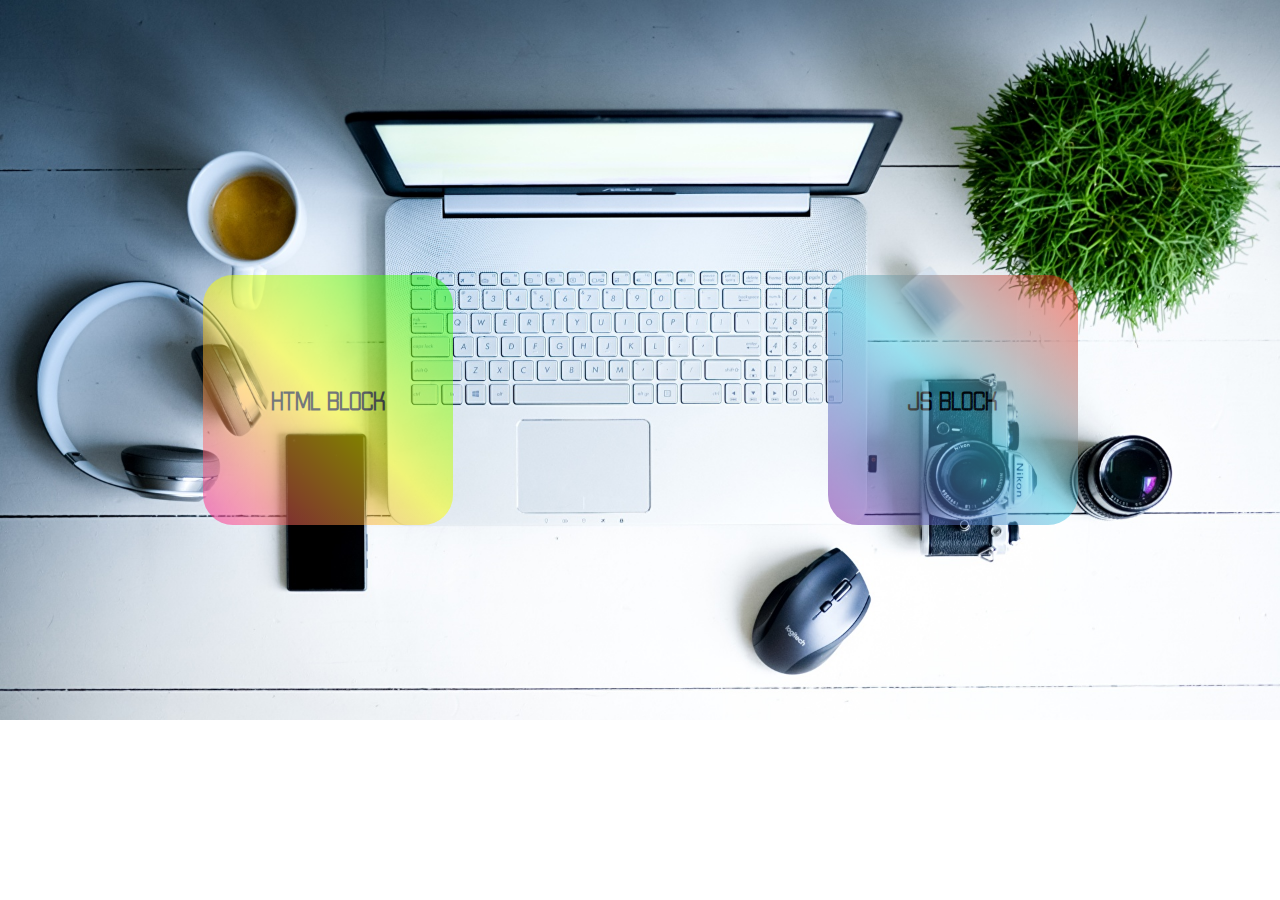
<file: index.html>
<!DOCTYPE html>
<html lang="en">
<head>
    <meta charset="UTF-8">
    <meta http-equiv="X-UA-Compatible" content="IE=edge">
    <meta name="viewport" content="width=device-width, initial-scale=1.0">
    <link rel="stylesheet" href="./css/style.css">
    <link rel="shortcut icon" href="./img/idea.ico" type="image/x-icon">
    <title>Web menu</title>
</head>
<body>
    <div class="container">
        <div class="menuBlock">
            <div class="menuBlock__item menuBlock__item--html">
                <h2><a href="./Html_block/index.html" target="_self">HTML BLOCK</a></h2>
            </div>
            <div class="menuBlock__item menuBlock__item--js">
                <h2><a href="#" target="_self">JS BLOCK</a></h2>
            </div>
        </div>
    </div>
    
</body>
</html>
</file>
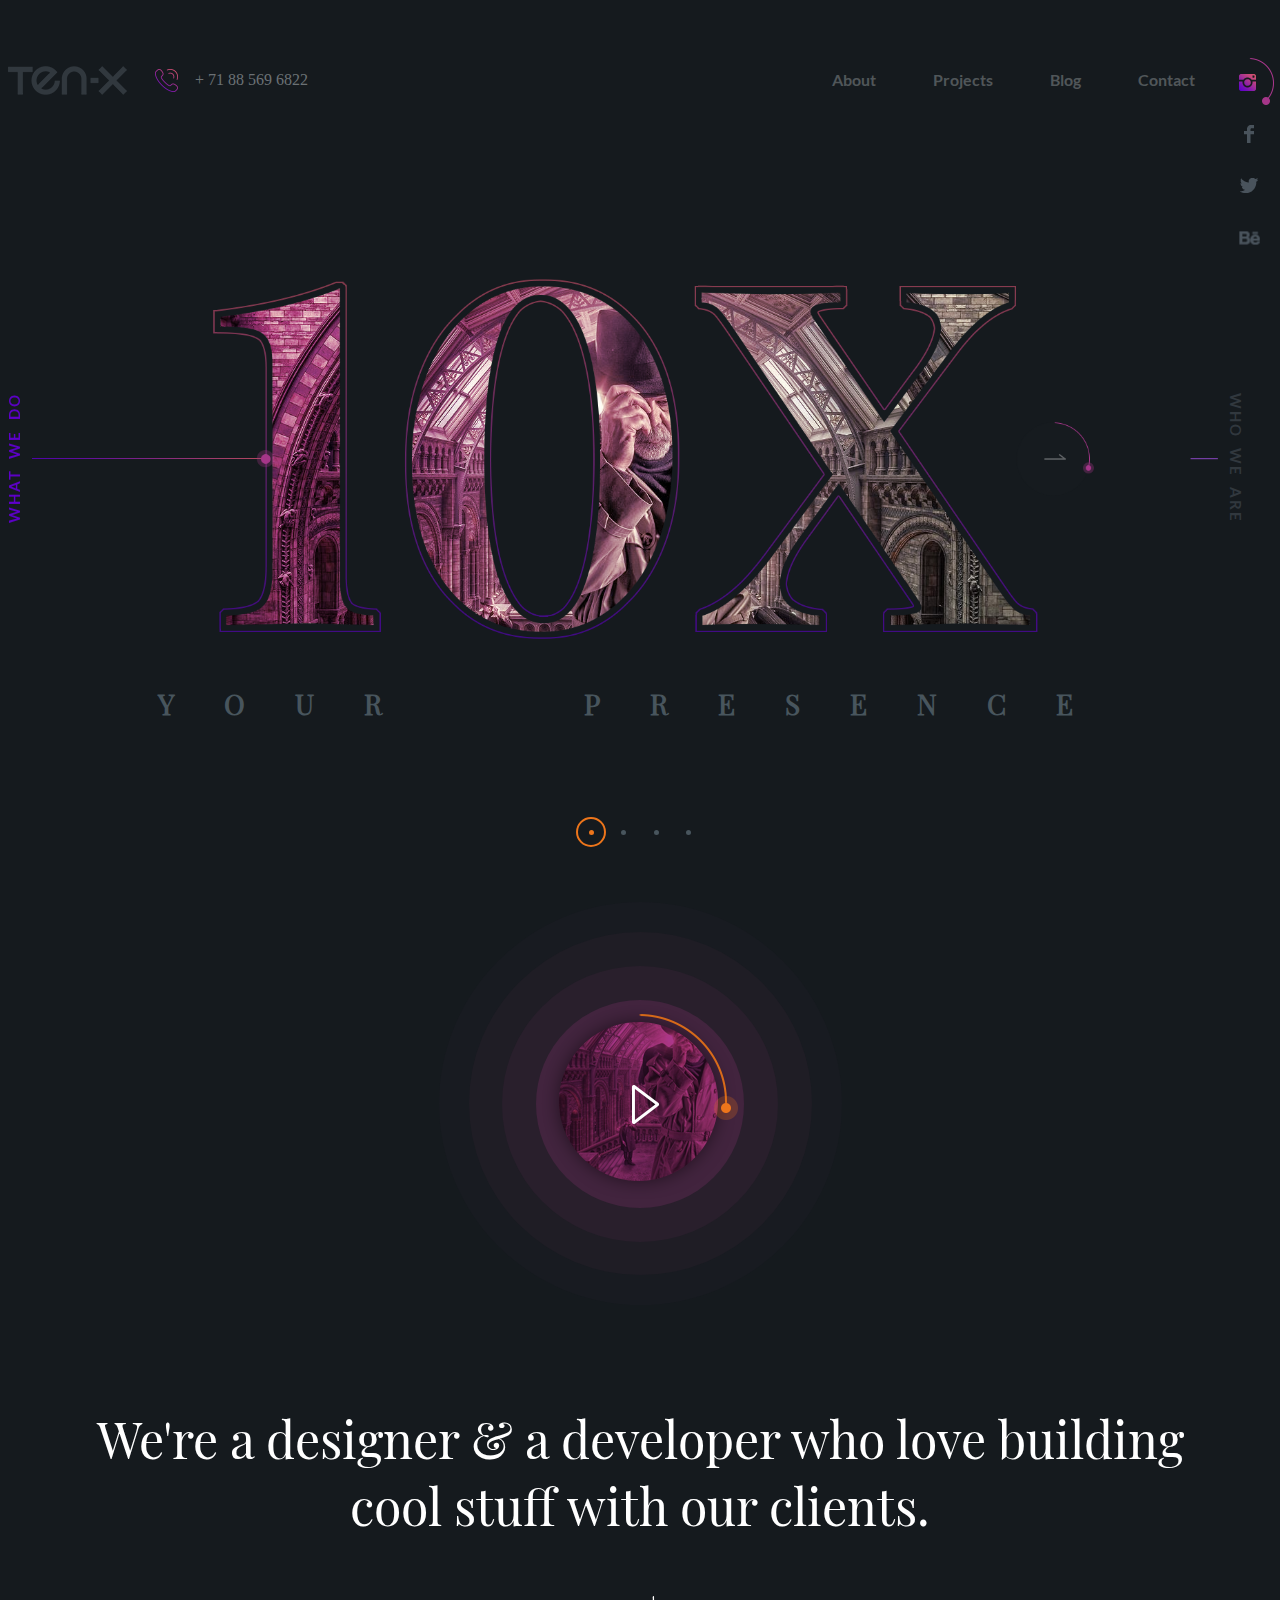
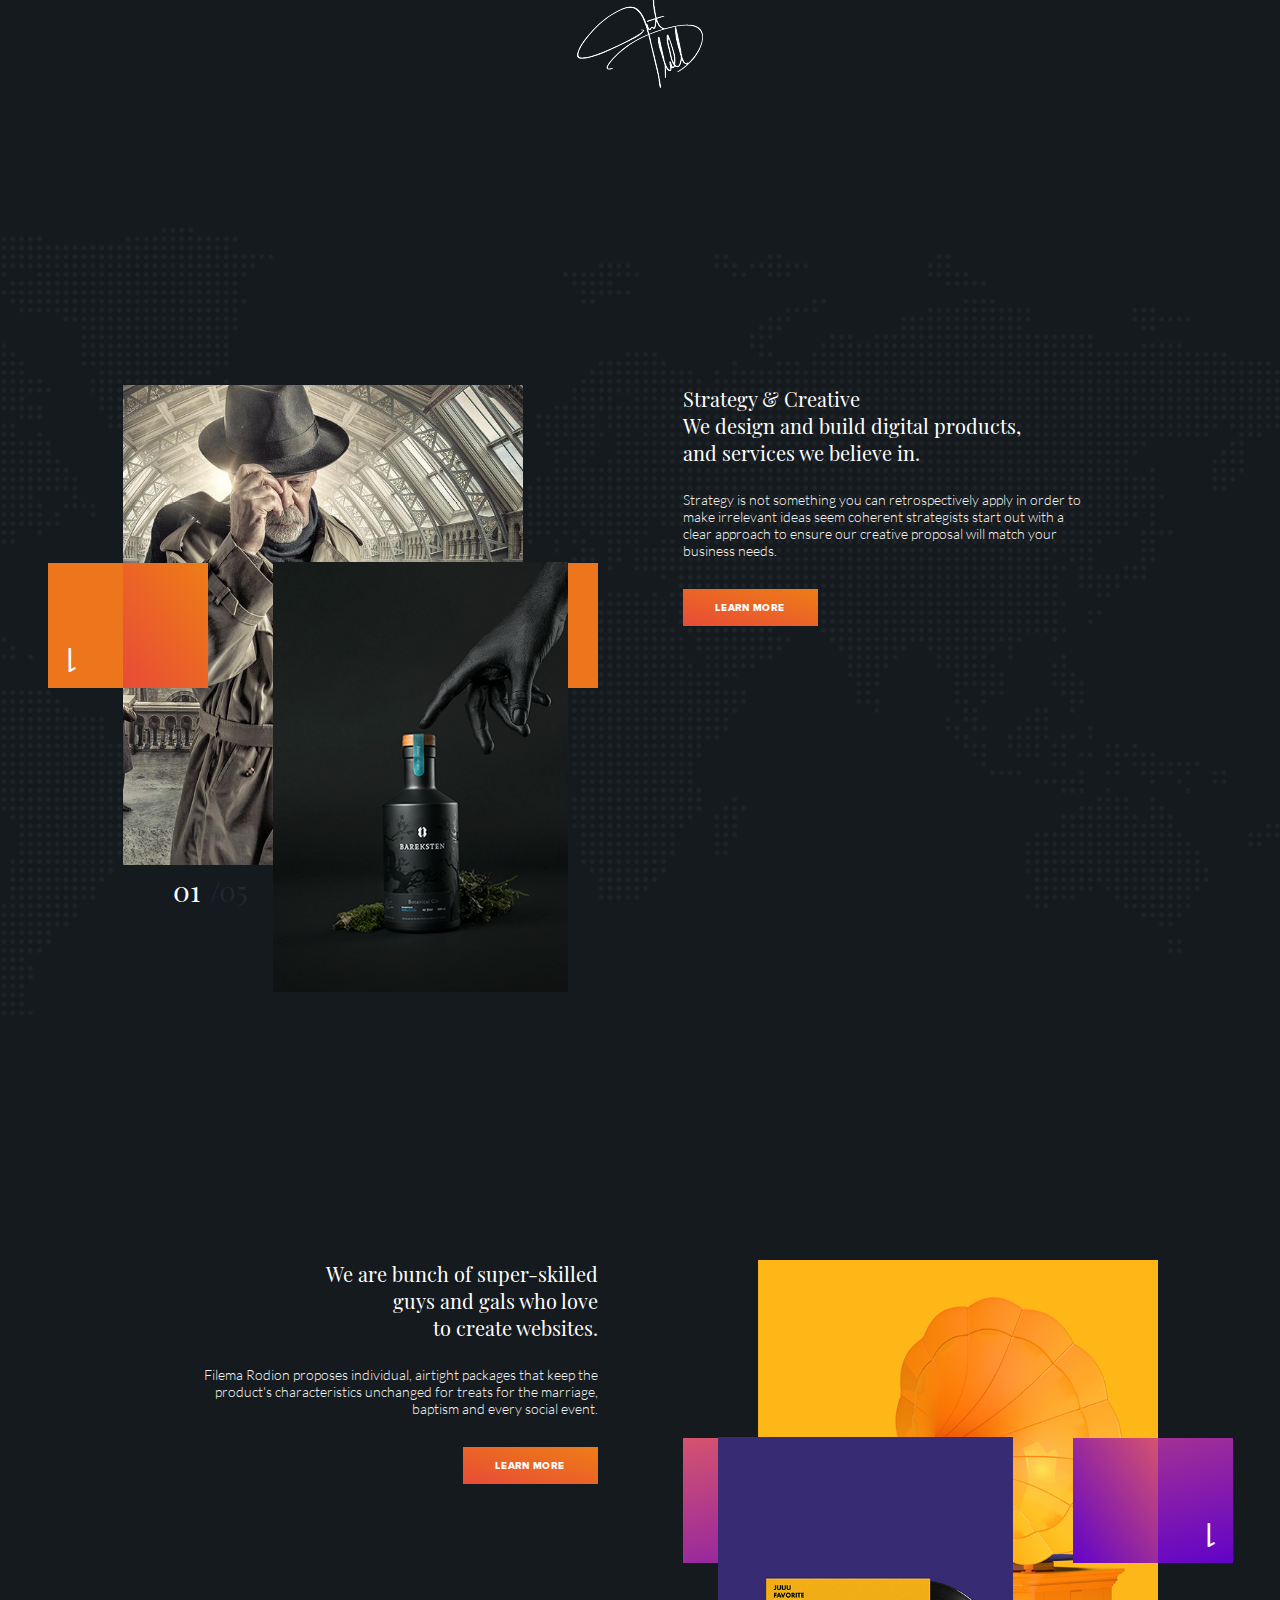
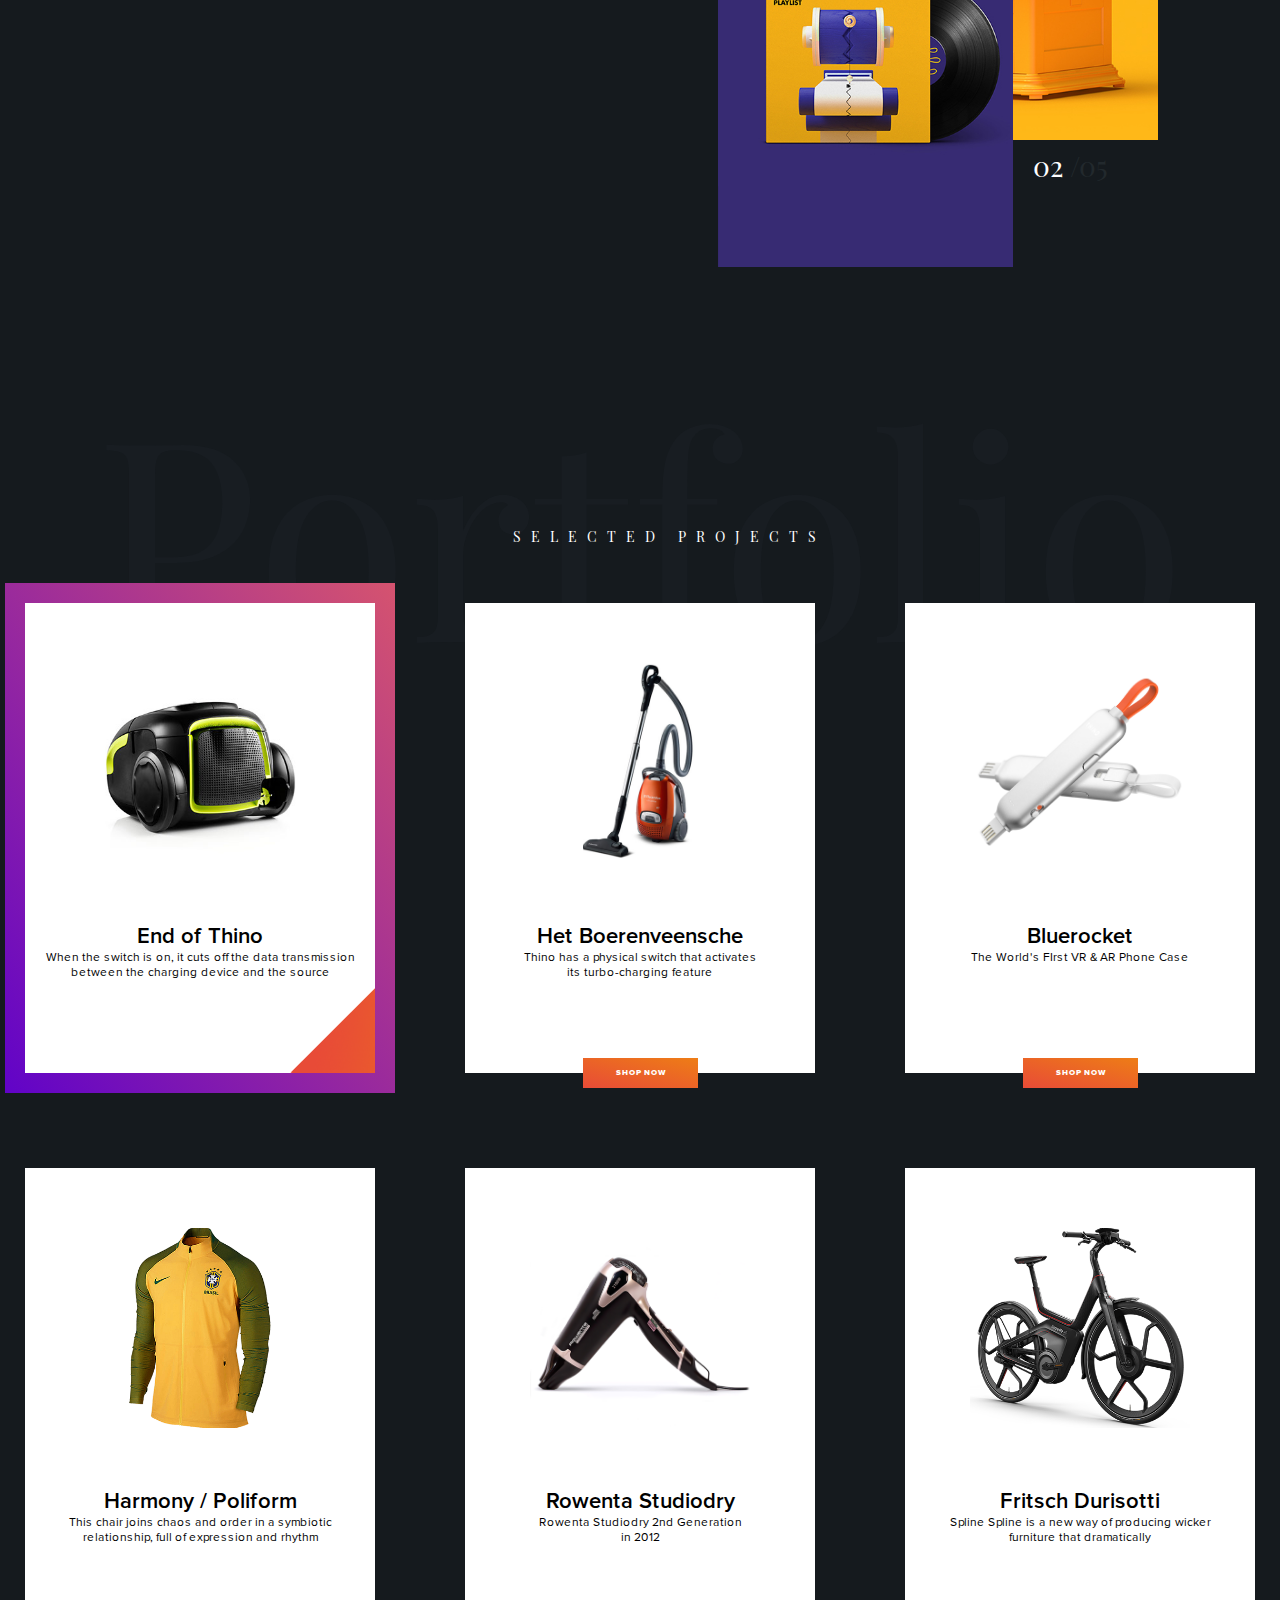
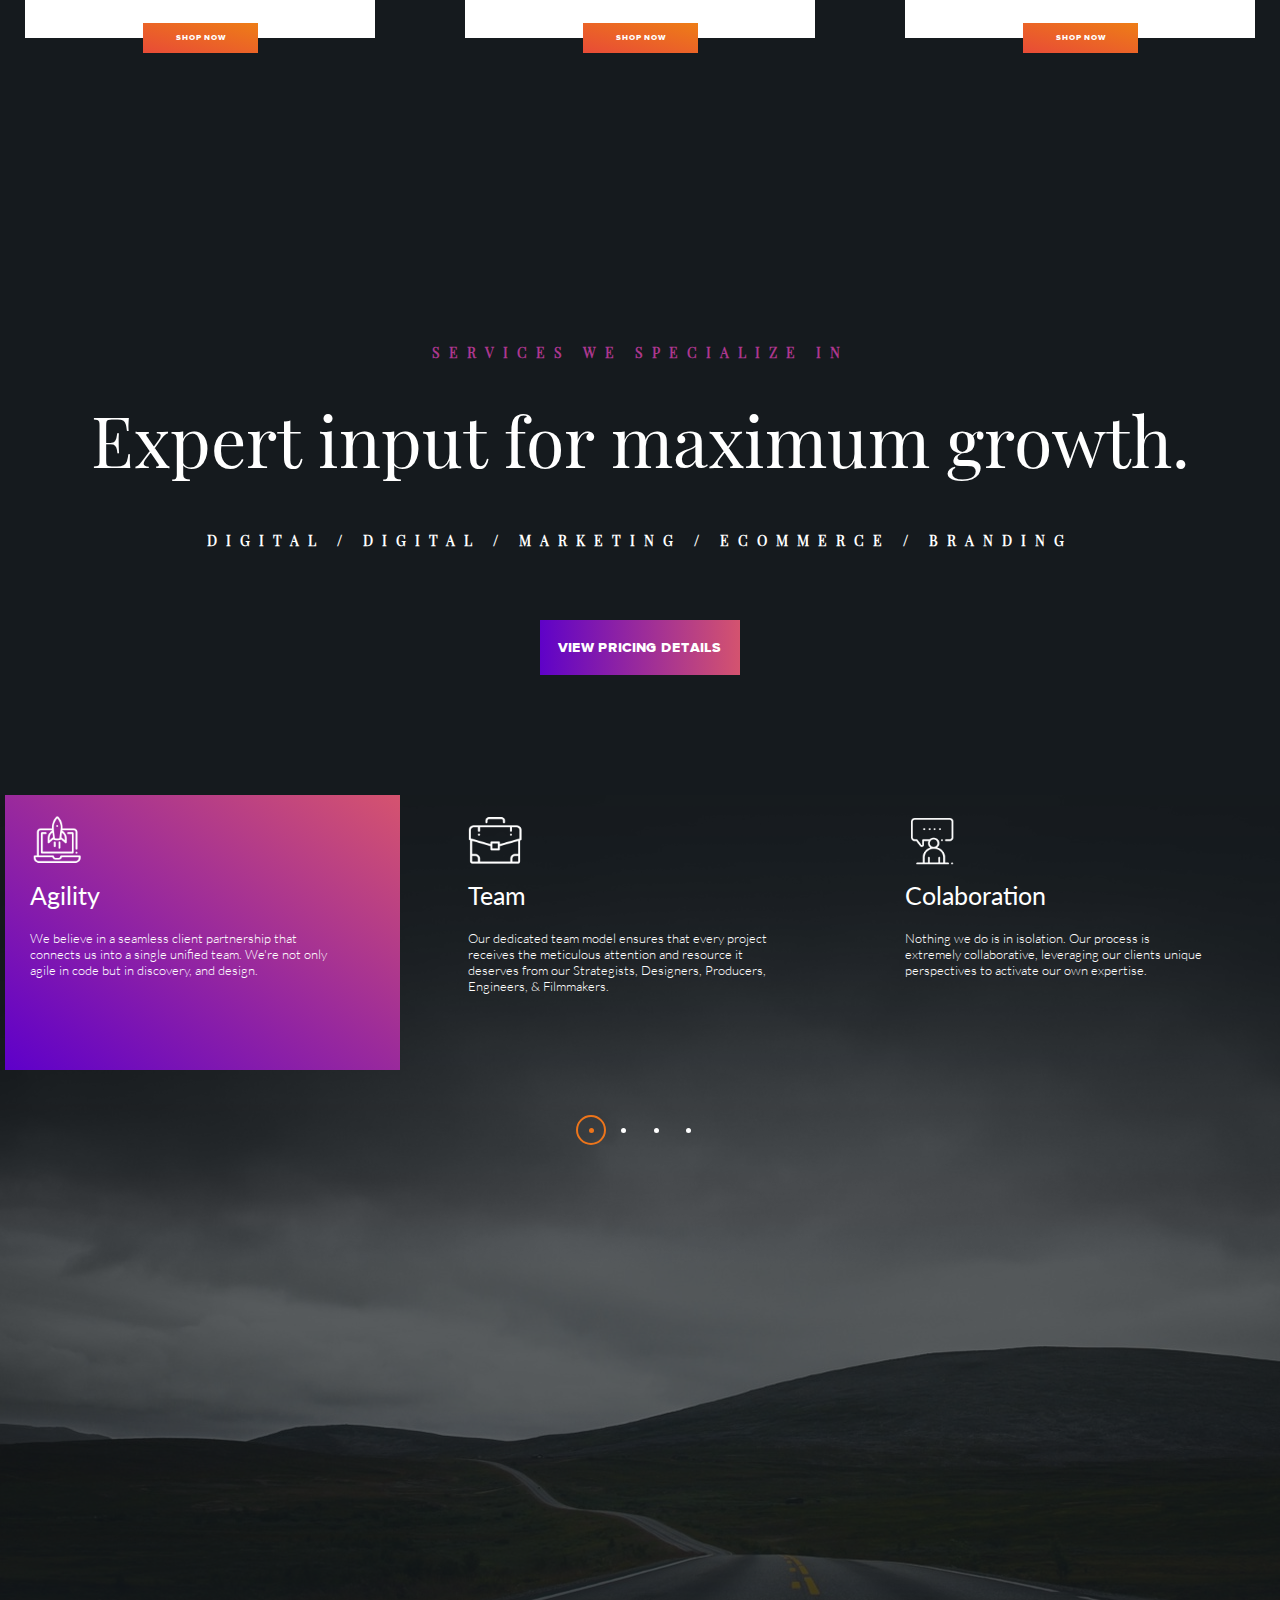
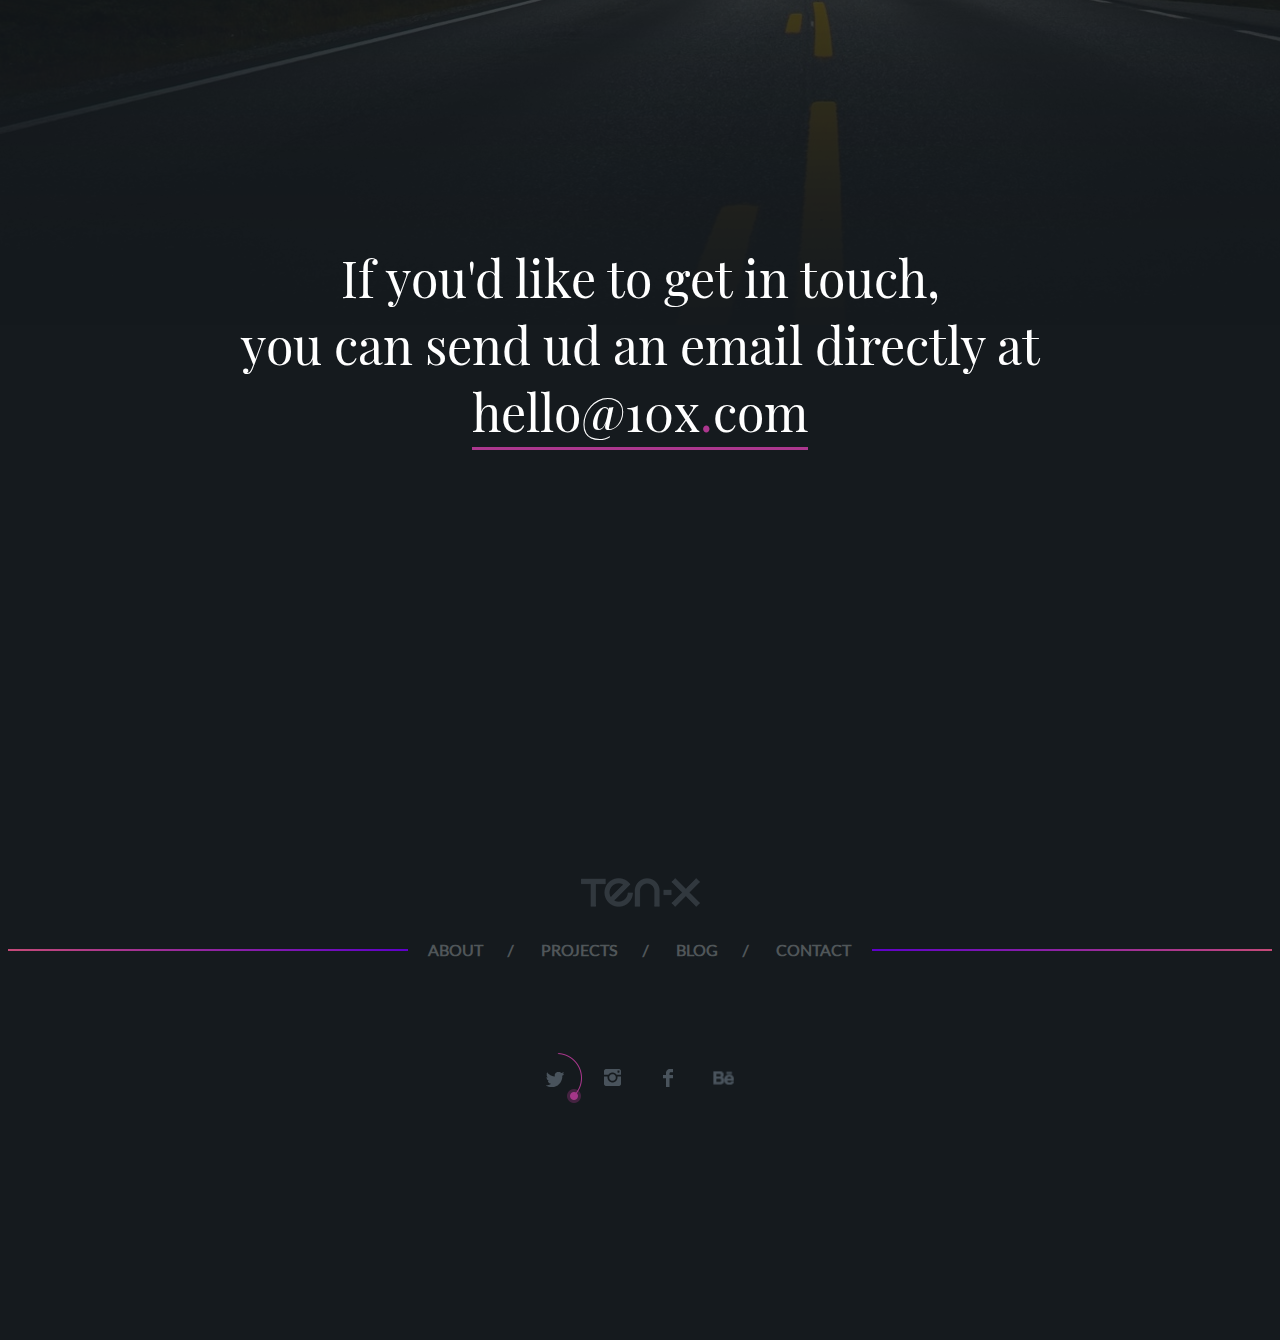
<file: Html_block/Final/index.html>
<!DOCTYPE html>
<html lang="en">

<head>
    <meta charset="UTF-8">
    <meta http-equiv="X-UA-Compatible" content="IE=edge">
    <meta name="viewport" content="width=device-width, initial-scale=1.0">
    <link rel="stylesheet" href="css/style.css">
    <link rel="shortcut icon" href="../MenuTitle/img/html5.png" type="image/png">
    <title>Final</title>
</head>

<body>
    <header>
        <div class="container">
            <div class="header">
                <div class="headerNav">
                    <div class="logoBlock">
                        <div class="logoBlock__img"></div>
    
                        <div class="logoBlock__contact">
                            <img src="./img/logoPhone.png" alt="phoneIcon">
                            <p>+ 71 88 569 6822</p>
                        </div>
                    </div>

                    <ul class="menu">
                        <li class="menu__item"><a href="#">About</a></li>
                        <li class="menu__item"><a href="#">Projects</a></li>
                        <li class="menu__item"><a href="#">Blog</a></li>
                        <li class="menu__item"><a href="#">Contact</a></li>
                    </ul>
                </div>
                <div class="headerSocial">
                    <div class="headerSocial__icon headerSocial__icon--instagram"><a href="#"></a></div>
                    <div class="headerSocial__icon headerSocial__icon--facebook"><a href="#"></a></div>
                    <div class="headerSocial__icon headerSocial__icon--twitter"><a href="#"></a></div>
                    <div class="headerSocial__icon headerSocial__icon--behance"><a href="#"></a></div>
                </div>
            </div>
            <div class="sliderBlock">
                <div class="sliderHero">
                    <p class="sliderHero__text sliderHero__text--first">WHAT WE DO</p>
                    <div class="sliderHero__img"></div>
                    <p class="sliderHero__text sliderHero__text--second">WHO WE ARE</p>
                </div>
                <div class="sliderText">
                    <h1 class="sliderText__title">YOUR PRESENCE</h1>
                </div>
                <div class="sliderPoints">
                    <div class="pointBlock">
                        <div class="pointBlock__point pointBlock__point--active"></div>
                    </div>
                    <div class="pointBlock">
                        <div class="pointBlock__point"></div>
                    </div>
                    <div class="pointBlock">
                        <div class="pointBlock__point"></div>
                    </div>
                    <div class="pointBlock">
                        <div class="pointBlock__point"></div>
                    </div>
                </div>
                <div class="sliderButton">
                    <div class="sliderButton__lighten20"></div>
                    <div class="sliderButton__lighten40"></div>
                    <div class="sliderButton__lighten60"></div>
                    <div class="sliderButton__play"></div>
                </div>
                <div class="ourSlogan">
                    <h1 class="ourSlogan__title">We're a designer & a developer who love building <br>
                        cool stuff with our clients.</h1>
                    <div class="ourSlogan__sign"></div>
                </div>
            </div>
        </div>
    </header>
    <main>
        <div class="heroWorldBlock"></div>
        <div class="container">
            <div class="strategyBlock">
                <div class="creativeBlock">
                    <div class="creativeBlock__orange">
                        <p id="textRotate">1</p>
                    </div>
                    <div class="creativeBlock__photo">
                        <div class="creativeBlock__photo creativeBlock__photo--gradient"></div>
                    </div>
                    <div class="creativeBlock__good"></div>
                    <div class="creativeBlock__data">
                        <p class="creativeBlock__data--day">01</p>
                        <p>/05</p>
                    </div>
                </div>
                <div class="creativeInfo">
                    <h2 class="creativeInfo__title">Strategy & Creative<br>
                        We design and build digital products,<br>
                        and services we believe in.</h2>
                    <p class="creativeInfo__text">
                        Strategy is not something you can retrospectively apply in order to <br> make irrelevant
                        ideas seem coherent strategists start out with a <br> clear approach to ensure our creative
                        proposal will match your <br> business needs.
                    </p>
                    <button class="shopBtn">
                        LEARN MORE
                    </button>
                </div>
            </div>
            <div class="strategyBlock strategyBlock--columnReverse">
                <div class="skillsInfo">
                    <h2 class="skillsInfo__title">
                        We are bunch of super-skilled<br>
                        guys and gals who love<br>
                        to create websites.
                    </h2>
                    <p class="skillsInfo__text">
                        Filema Rodion proposes individual, airtight packages that keep the<br> product's
                        characteristics unchanged for treats for the marriage,<br> baptism and every social event.
                    </p>
                    <button class="shopBtn">
                        LEARN MORE
                    </button>
                </div>
                <div class="skillsBlock">
                    <div class="skillsBlock__violet">
                        <p id="textRotate2">1</p>
                    </div>
                    <div class="skillsBlock__photo">
                        <div class="skillsBlock__photo skillsBlock__photo--gradient"></div>
                    </div>
                    <div class="skillsBlock__good"></div>
                    <div class="skillsBlock__data">
                        <p class="skillsBlock__data--day">02</p>
                        <p>/05</p>
                    </div>
                </div>
            </div>

            <div class="saleBlock">
                <div class="heroPortfolio">
                    <h1 class="heroPortfolio__title">Portfolio</h1>
                    <h4 class="heroPortfolio__text">SELECTED PROJECTS</h4>
                </div>
                <!--блок с бытовой техникой -->
                <div class="appliancesBlock">
                    <!-- товарный блок -->
                    <div class="commodityBlock active">
                        <div class="shopBlock shopBlock--active">
                            <div class="shopBlock__img shopBlock__img--vac"></div>
                            <div class="shopInfo">
                                <h2 class="shopInfo__title">End of Thino</h2>
                                <p class="shopInfo__text">When the switch is on, it cuts off the data transmission <br>
                                    between the charging device and the source</p>
                            </div>
                            <div class="triangle"></div>
                        </div>
                    </div>
                    <div class="commodityBlock">
                        <div class="shopBlock">
                            <div class="shopBlock__img shopBlock__img--vac2"></div>
                            <div class="shopInfo">
                                <h2 class="shopInfo__title">Het Boerenveensche</h2>
                                <p class="shopInfo__text">Thino has a physical switch that activates <br>its
                                    turbo-charging feature</p>
                            </div>
                            <button class="shopBtn shopBtn--now"> SHOP NOW</button>
                        </div>
                    </div>
                    <div class="commodityBlock">
                        <div class="shopBlock">
                            <div class="shopBlock__img shopBlock__img--razor"></div>
                            <div class="shopInfo">
                                <h2 class="shopInfo__title">Bluerocket</h2>
                                <p class="shopInfo__text">The World's FIrst VR & AR Phone Case</p>
                            </div>
                            <button class="shopBtn shopBtn--now"> SHOP NOW</button>
                        </div>
                    </div>
                    <div class="commodityBlock">
                        <div class="shopBlock">
                            <div class="shopBlock__img shopBlock__img--jacket"></div>
                            <div class="shopInfo">
                                <h2 class="shopInfo__title">Harmony / Poliform</h2>
                                <p class="shopInfo__text">This chair joins chaos and order in a symbiotic <br>
                                    relationship, full of expression and rhythm</p>
                            </div>
                            <button class="shopBtn shopBtn--now"> SHOP NOW</button>
                        </div>
                    </div>
                    <div class="commodityBlock">
                        <div class="shopBlock">
                            <div class="shopBlock__img shopBlock__img--hair"></div>
                            <div class="shopInfo">
                                <h2 class="shopInfo__title">Rowenta Studiodry</h2>
                                <p class="shopInfo__text">Rowenta Studiodry 2nd Generation <br>
                                    in 2012</p>
                            </div>
                            <button class="shopBtn shopBtn--now"> SHOP NOW</button>
                        </div>
                    </div>
                    <div class="commodityBlock">
                        <div class="shopBlock">
                            <div class="shopBlock__img shopBlock__img--bike"></div>
                            <div class="shopInfo">
                                <h2 class="shopInfo__title">Fritsch Durisotti</h2>
                                <p class="shopInfo__text">Spline Spline is a new way of producing wicker <br>
                                    furniture that dramatically </p>
                            </div>
                            <button class="shopBtn shopBtn--now"> SHOP NOW</button>
                        </div>
                    </div>
                </div>
            </div>
            <div class="servicesBlock">
                <p class="servicesBlock__colorText">SERVICES WE SPECIALIZE IN </p>
                <h1 class="servicesBlock__title">Expert input for maximum growth.</h1>
                <p class="servicesBlock__text">DIGITAL / DIGITAL / MARKETING / ECOMMERCE / BRANDING</p>
                <button class="serviceBtn">VIEW PRICING DETAILS</button>
            </div>
        </div>
        
    </main>

    <div class="serviceHero">
        <div class="container">
            <div class="serviceItems">
                <div class="serviceItem serviceItem--active">
                    <img class="serviceIcon" src="./img/serviceIcon1.png" alt="serviceIcon1">
                    <h3 class="serviceItem__title">Agility</h3>
                    <p class="serviceItem__text">We believe in a seamless client partnership that <br>connects us
                        into a single unified team. We're not only <br> agile in code but in discovery, and design.
                    </p>
                </div>
                <div class="serviceItem">
                    <img class="serviceIcon" src="./img/serviceIcon2.png" alt="serviceIcon1">
                    <h3 class="serviceItem__title">Team</h3>
                    <p class="serviceItem__text">Our dedicated team model ensures that every project <br> receives
                        the meticulous attention and resource it <br> deserves from our Strategists, Designers,
                        Producers, <br> Engineers, & Filmmakers.</p>
                </div>
                <div class="serviceItem">
                    <img class="serviceIcon" src="./img/serviceIcon3.png" alt="serviceIcon1">
                    <h3 class="serviceItem__title">Colaboration</h3>
                    <p class="serviceItem__text">Nothing we do is in isolation. Our process is <br> extremely
                        collaborative, leveraging our clients unique <br> perspectives to activate our own
                        expertise.</p>
                </div>
            </div>
            <div class="sliderPoints">
                <div class="pointBlock">
                    <div class="pointBlock__point pointBlock__point--active"></div>
                </div>
                <div class="pointBlock">
                    <div class="pointBlock__point pointBlock__point--white"></div>
                </div>
                <div class="pointBlock">
                    <div class="pointBlock__point pointBlock__point--white"></div>
                </div>
                <div class="pointBlock">
                    <div class="pointBlock__point pointBlock__point--white"></div>
                </div>
            </div>
            <div class="heroText">
                <h1 class="heroText__title">If you'd like to get in touch, <br>
                    you can send ud an email directly at</h1>
                <p class="heroText__email">hello@10x<span class="emailStyle">.</span>com</p>
            </div>
        </div>
    </div>
    </div>

    <footer>

        <div class="container">
            <div class="footerBlock">
                <img class="footerLogo" src="./img/logo.png" alt="Logo">
                <div class="footerNav">
                    <div class="footerLine footerLine--left"></div>
                    <ul class="footerMenu">
                        <li class="footerMenu__item footerMenu__item--active"><a href="#">ABOUT <span class="footerMenu__slash"> / </span></a> </li>
                        <li class="footerMenu__item"><a href="#">PROJECTS <span class="footerMenu__slash"> / </span> </a></li>
                        <li class="footerMenu__item"><a href="#">BLOG <span class="footerMenu__slash"> / </span> </a></li>
                        <li class="footerMenu__item"><a href="#">CONTACT</a></li>
                    </ul>
                    <div class="footerLine footerLine--right"></div>
                </div>
                <div class="footerSocial">
                    
                        <div class="footerSocial__icon footerSocial__icon--twitterDecor"><a href="#"></a></div>
                        <div class="footerSocial__icon footerSocial__icon--instagram"><a href="#"></a></div>
                        <div class="footerSocial__icon footerSocial__icon--facebook"><a href="#"></a></div>
                        <div class="footerSocial__icon footerSocial__icon--behance"><a href="#"></a></div>
                    
                </div>

            </div>
        </div>

    </footer>


</body>

</html>
</file>
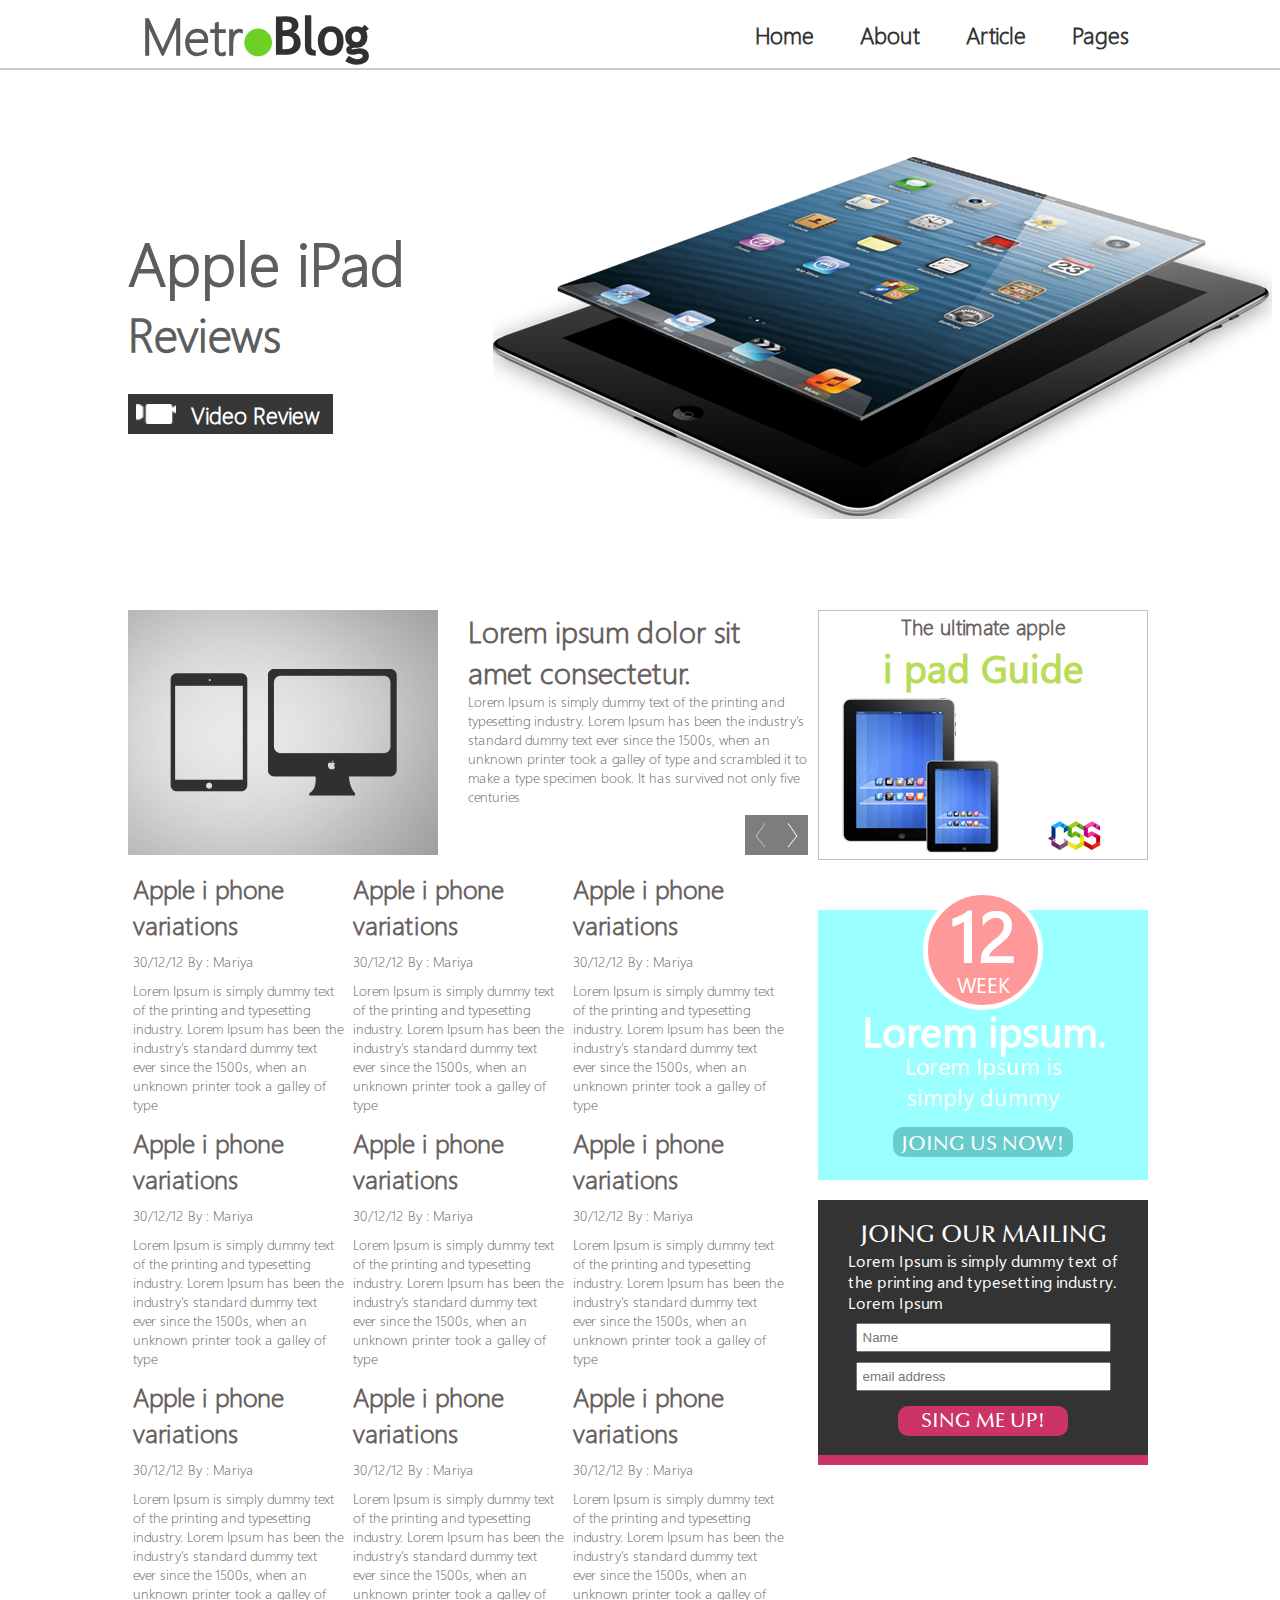
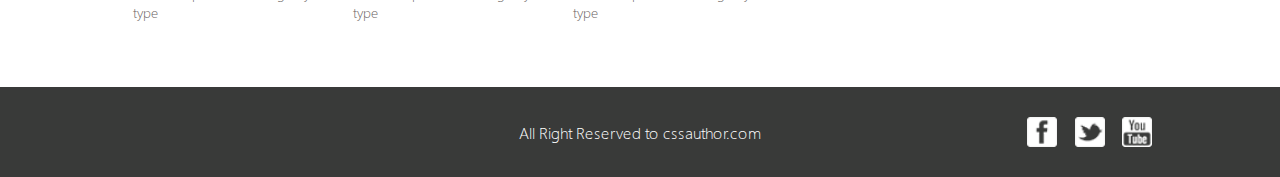
<file: Html_block/HW_2/index.html>
<!DOCTYPE html>
<html lang="en">

<head>
    <meta charset="UTF-8">
    <meta http-equiv="X-UA-Compatible" content="IE=edge">
    <meta name="viewport" content="width=device-width, initial-scale=1.0">
    <link rel="stylesheet" href="./css/style.css">
    <link rel="shortcut icon" href="../MenuTitle/img/html5.png" type="image/x-icon">
    <title>HW_2</title>
</head>

<body>
    <div class="headerBlock">
        <div class="container">
            <div class="header">
                <div class="logo">
                    <p class="logoTitle">Metr</p><img class="logoImg" src="./img/logo.png">
                    <p class="logoTitle logoTitle__black">Blog</p>
                </div>
                <ul class="nav">
                    <li class="nav__item"><a href="#">Home</a></li>
                    <li class="nav__item"><a href="#">About</a></li>
                    <li class="nav__item"><a href="#">Article</a></li>
                    <li class="nav__item"><a href="#">Pages</a></li>
                </ul>
            </div>
        </div>
    </div>
    <div class="heroBlock">
        <div class="container">
            <div class="hero">
                <div class="heroDescription">
                    <h1 class="heroDescription__title">Apple iPad</h1>
                    <h3 class="heroDescription__text" >Reviews</h3>
                    <div class="videoReview">
                        <div class="camera"></div>
                        Video Review
                    </div>
                </div>
                <div class="iPod">
                    <img src="./img/ipod.png">
                </div>
            </div>
        </div>
    </div>
    <div class="mainBlock">
        <div class="container">
            <div class="main">
                <div class="companyGoods">
                    <div class="slider">
                        <div class="imgOfGoods">
                            <img src="./img/iphone.png" alt="iPhone" class="iPhone">
                            <img src="./img/monitor.png" alt="iPad" class="monitor">
                        </div>
                        <div class="describeGoods">
                            <h3 class="describeGoods__title">Lorem ipsum dolor sit amet consectetur.</h3>
                            <p class="describeGoods__text">Lorem Ipsum is simply dummy text of the printing and typesetting
                                industry. Lorem Ipsum has been the industry's standard dummy text ever since the 1500s, when an
                                unknown printer took a galley of type and scrambled it to make a type specimen book. It has
                                survived not only five centuries</p>
                            <div class="buttons">
                                <img src="./img/leftArrow.png" alt="arrow">
                                <img src="./img/rightArrow.png" alt="arrow">
                            </div>
                        </div>
                    </div>
                   
                    <div class="companyPosts">
                        <div class="technicalInform">
                            <h3 class="technicalInform__title">Apple i phone variations</h3>
                            <p class="technicalInform__text">30/12/12 By : Mariya</p>
                            <p class="technicalInform__text">Lorem Ipsum is simply dummy text of the printing and typesetting
                                industry. Lorem Ipsum has been the industry's standard dummy text ever since the 1500s, when an
                                unknown printer took a galley of type </p>
                        </div>
                        <div class="technicalInform">
                            <h3 class="technicalInform__title">Apple i phone variations</h3>
                            <p class="technicalInform__text">30/12/12 By : Mariya</p>
                            <p class="technicalInform__text">Lorem Ipsum is simply dummy text of the printing and typesetting
                                industry. Lorem Ipsum has been the industry's standard dummy text ever since the 1500s, when an
                                unknown printer took a galley of type </p>
                        </div>
                        <div class="technicalInform">
                            <h3 class="technicalInform__title">Apple i phone variations</h3>
                            <p class="technicalInform__text">30/12/12 By : Mariya</p>
                            <p class="technicalInform__text">Lorem Ipsum is simply dummy text of the printing and typesetting
                                industry. Lorem Ipsum has been the industry's standard dummy text ever since the 1500s, when an
                                unknown printer took a galley of type </p>
                        </div>
                        <div class="technicalInform">
                            <h3 class="technicalInform__title">Apple i phone variations</h3>
                            <p class="technicalInform__text">30/12/12 By : Mariya</p>
                            <p class="technicalInform__text">Lorem Ipsum is simply dummy text of the printing and typesetting
                                industry. Lorem Ipsum has been the industry's standard dummy text ever since the 1500s, when an
                                unknown printer took a galley of type </p>
                        </div>
                        <div class="technicalInform">
                            <h3 class="technicalInform__title">Apple i phone variations</h3>
                            <p class="technicalInform__text">30/12/12 By : Mariya</p>
                            <p class="technicalInform__text">Lorem Ipsum is simply dummy text of the printing and typesetting
                                industry. Lorem Ipsum has been the industry's standard dummy text ever since the 1500s, when an
                                unknown printer took a galley of type </p>
                        </div>
                        <div class="technicalInform">
                            <h3 class="technicalInform__title">Apple i phone variations</h3>
                            <p class="technicalInform__text">30/12/12 By : Mariya</p>
                            <p class="technicalInform__text">Lorem Ipsum is simply dummy text of the printing and typesetting
                                industry. Lorem Ipsum has been the industry's standard dummy text ever since the 1500s, when an
                                unknown printer took a galley of type </p>
                        </div>
                        <div class="technicalInform">
                            <h3 class="technicalInform__title">Apple i phone variations</h3>
                            <p class="technicalInform__text">30/12/12 By : Mariya</p>
                            <p class="technicalInform__text">Lorem Ipsum is simply dummy text of the printing and typesetting
                                industry. Lorem Ipsum has been the industry's standard dummy text ever since the 1500s, when an
                                unknown printer took a galley of type </p>
                        </div>
                        <div class="technicalInform">
                            <h3 class="technicalInform__title">Apple i phone variations</h3>
                            <p class="technicalInform__text">30/12/12 By : Mariya</p>
                            <p class="technicalInform__text">Lorem Ipsum is simply dummy text of the printing and typesetting
                                industry. Lorem Ipsum has been the industry's standard dummy text ever since the 1500s, when an
                                unknown printer took a galley of type </p>
                        </div>
                        <div class="technicalInform">
                            <h3 class="technicalInform__title">Apple i phone variations</h3>
                            <p class="technicalInform__text">30/12/12 By : Mariya</p>
                            <p class="technicalInform__text">Lorem Ipsum is simply dummy text of the printing and typesetting
                                industry. Lorem Ipsum has been the industry's standard dummy text ever since the 1500s, when an
                                unknown printer took a galley of type </p>
                        </div>
                    </div>
                    
                </div>
                <div class="infoBlock">
                    <div class="infoBlockFirst">
                        <p>The ultimate apple</p>
                        <h3 class="infoBlockFirst__title"> i pad Guide</h3>
                        <div class="photoIPad">
                            <img src="./img/ipad.png" alt="ipad">
                            <img src="./img/ipadMini.png" alt="ipadMini" class="ipadMini">
                            <img src="./img/css.png" alt="css" class="cssImg">
                        </div>
                    </div>
                    <div class="infoBlockSecond">
                        <div class="week12">
                            <p class="week12__title">12</p>
                            <p class="week12__text">WEEK</p>
                        </div>
                        <h3 class="infoBlockSecond__title">Lorem ipsum.</h3>
                        <p class="infoBlockSecond__text">Lorem Ipsum is simply dummy</p>
                        <div class="joingUs">
                            <p class="joingUs__text">JOING US NOW!</p>
                        </div>
                    </div>
                    <div class="infoBlockThird">
                        <h4 class="infoBlockThird__title">JOING OUR MAILING</h4>
                        <p class="infoBlockThird__text">Lorem Ipsum is simply dummy text of the printing and typesetting industry. <br >Lorem Ipsum</p>
                        <form action="">
                            <input type="text" placeholder="Name" class="input">
                            <input type="email" placeholder="email address" class="input">
                        </form>
                        <div class="singMeUp">
                            <p class="singMeUp__text">SING ME UP!</p>
                        </div>
                    </div>
                </div>
            </div>
        </div>
    </div>
    
    <div class="footerBlock">
        <div class="container">
            <div class="footer">
                All Right Reserved to cssauthor.com
                <div class="social">
                    <div class="social__icon social__icon--Facebook"><a href="#"></a></div>
                    <div class="social__icon social__icon--Twitter"><a href="#"></a></div>
                    <div class="social__icon social__icon--YouTube"><a href="#"></a></div>
                </div>
            </div>
        </div>
    </div>

</body>

</html>
</file>
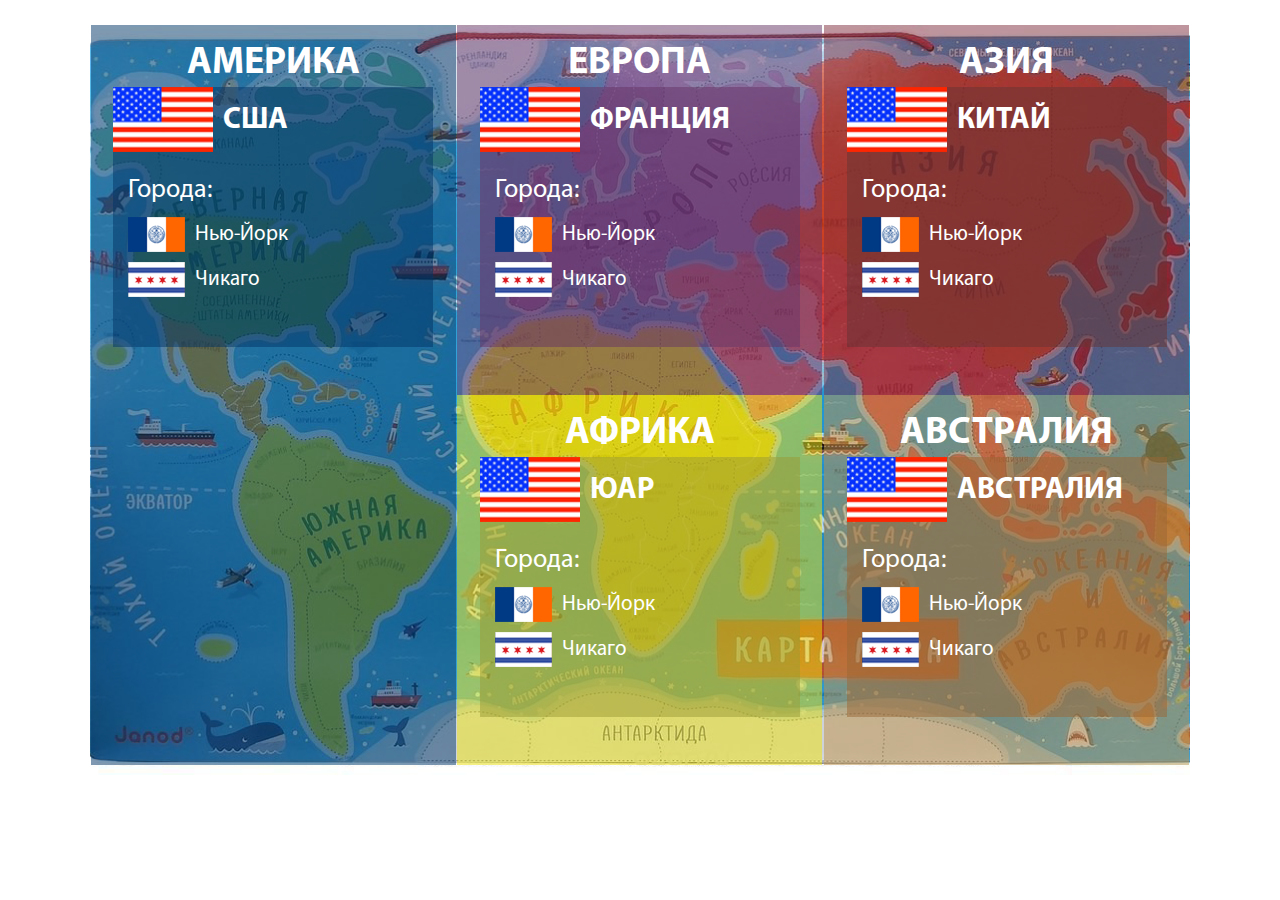
<file: Html_block/HW_3/index.html>
<!DOCTYPE html>
<html lang="en">

<head>
    <meta charset="UTF-8">
    <meta http-equiv="X-UA-Compatible" content="IE=edge">
    <meta name="viewport" content="width=device-width, initial-scale=1.0">
    <link rel="stylesheet" href="./css/style.css">
    <link rel="shortcut icon" href="../MenuTitle/img/html5.png" type="image/x-icon">
    <title>HW_3 (БЭМ)</title>
</head>

<body>
    <div class="worldBlock">
        <div class="partsOfWorld">
            <div class="partsOfWorld__west">
                <div class="mainLand mainLand__America">
                    <h1>АМЕРИКА</h1>
                    <div class="country country__USA">
                        <div class="country__flag">
                        </div>
                        <div class="country__name">США</div>
                        <div class="cities">
                            <h3 class="cities__title">Города:</h3>
                            <div class="city city__First">
                                <img src="./img/cityFlag_1.png" alt="city__flag" class="city__flag">
                                <p class="city__name">Нью-Йорк</p>
                            </div>
                            <div class="city city__Second">
                                <img src="./img/cityFlag_2.png" alt="city__flag" class="city__flag">
                                <p class="city__name">Чикаго</p>
                            </div>
                        </div>
                    </div>
                </div>
                <div class="mainLand mainLand__America"></div>
            </div>

            <div class="partsOfWorld__center">
                <div class="mainLand mainLand__Europe">
                    <h1>ЕВРОПА</h1>
                    <div class="country country__France">
                        <div class="country__flag"></div>
                        <h3 class="country__name">ФРАНЦИЯ</h3>
                        <div class="cities">
                            <h3 class="cities__title">Города:</h3>
                            <div class="city city__First">
                                <img src="./img/cityFlag_1.png" alt="city__flag" class="city__flag">
                                <p class="city__name">Нью-Йорк</p>
                            </div>
                            <div class="city city__Second">
                                <img src="./img/cityFlag_2.png" alt="city__flag" class="city__flag">
                                <p class="city__name">Чикаго</p>
                            </div>
                        </div>
                    </div>
                </div>
                <div class="mainLand mainLand__Africa">
                    <h1>АФРИКА</h1>
                    <div class="country country__southAfrica">
                        <div class="country__flag"></div>
                        <h3 class="country__name">ЮАР</h3>
                        <div class="cities">
                            <h3 class="cities__title">Города:</h3>
                            <div class="city city__First">
                                <img src="./img/cityFlag_1.png" alt="city__flag" class="city__flag">
                                <p class="city__name">Нью-Йорк</p>
                            </div>
                            <div class="city city__Second">
                                <img src="./img/cityFlag_2.png" alt="city__flag" class="city__flag">
                                <p class="city__name">Чикаго</p>
                            </div>
                        </div>
                    </div>
                </div>
            </div>

            <div class="partsOfWorld__east">
                <div class="mainLand mainLand__Asia">
                    <h1>АЗИЯ</h1>
                    <div class="country country__China">
                        <div class="country__flag"></div>
                        <h3 class="country__name">КИТАЙ</h3>
                        <div class="cities">
                            <h3 class="cities__title">Города:</h3>
                            <div class="city city__First">
                                <img src="./img/cityFlag_1.png" alt="city__flag" class="city__flag">
                                <p class="city__name">Нью-Йорк</p>
                            </div>
                            <div class="city city__Second">
                                <img src="./img/cityFlag_2.png" alt="city__flag" class="city__flag">
                                <p class="city__name">Чикаго</p>
                            </div>
                        </div>
                    </div>
                </div>
                <div class="mainLand mainLand__Australia">
                    <h1>АВСТРАЛИЯ</h1>
                    <div class="country country__Australia">
                        <div class="country__flag"></div>
                        <h3 class="country__name">АВСТРАЛИЯ</h3>
                        <div class="cities">
                            <h3 class="cities__title">Города:</h3>
                            <div class="city city__First">
                                <img src="./img/cityFlag_1.png" alt="city__flag" class="city__flag">
                                <p class="city__name">Нью-Йорк</p>
                            </div>
                            <div class="city city__Second">
                                <img src="./img/cityFlag_2.png" alt="city__flag" class="city__flag">
                                <p class="city__name">Чикаго</p>
                            </div>
                        </div>
                    </div>
                </div>
            </div>
        </div>
    </div>
</body>
</file>
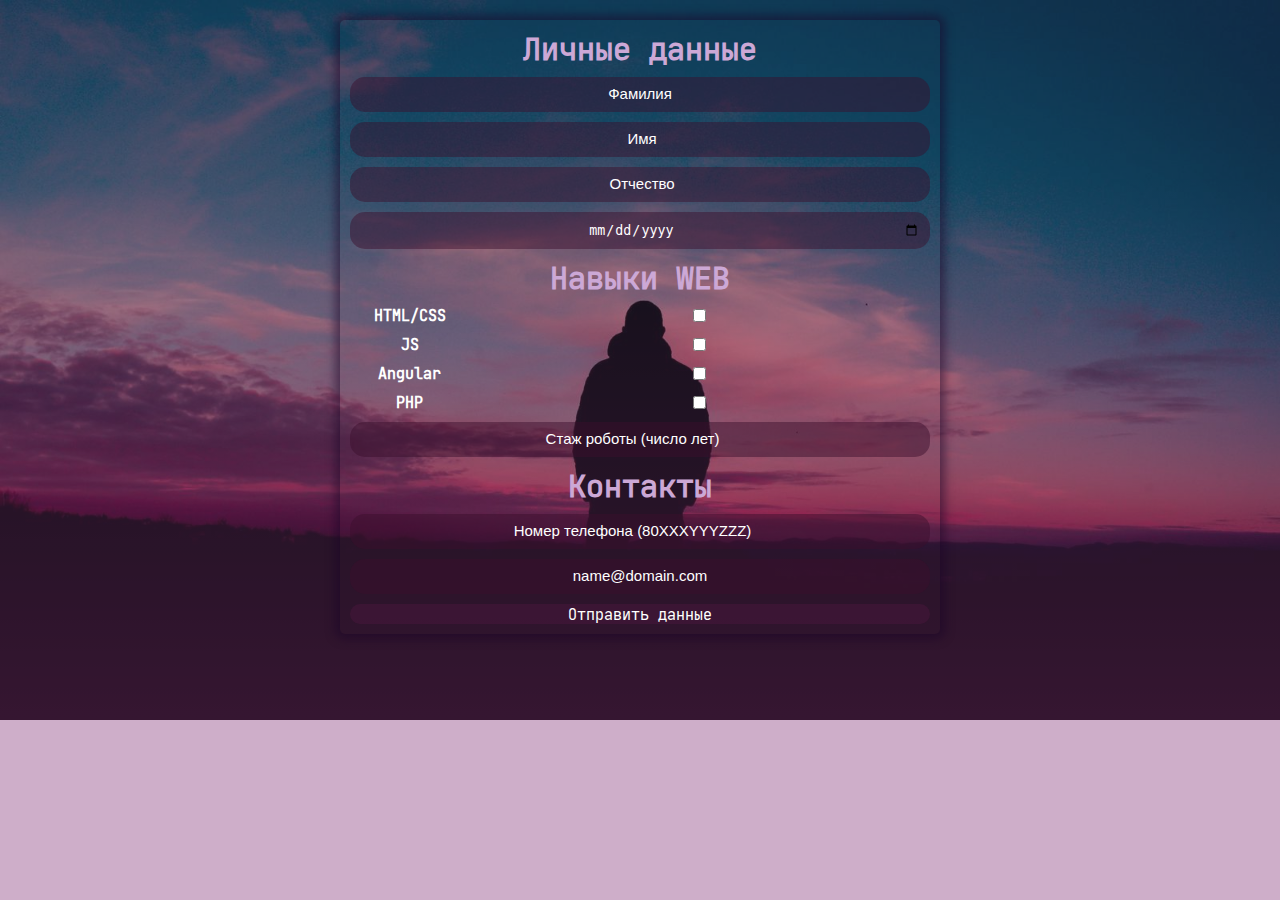
<file: Html_block/HW_4/index.html>
<!DOCTYPE html>
<html lang="en">

<head>
    <meta charset="UTF-8">
    <meta http-equiv="X-UA-Compatible" content="IE=edge">
    <meta name="viewport" content="width=device-width, initial-scale=1.0">
    <link rel="stylesheet" href="./css/style.css">
    <link rel="shortcut icon" href="../MenuTitle/img/html5.png" type="image/x-icon">

    <title>HW_4</title>
</head>

<body>
    <div class="waveWrapper waveAnimation">
        <div class="waveWrapperInner bgTop">
            <div class="wave waveTop"
                style="background-image: url('http://front-end-noobs.com/jecko/img/wave-top.png')"></div>
        </div>
        <div class="waveWrapperInner bgMiddle">
            <div class="wave waveMiddle"
                style="background-image: url('http://front-end-noobs.com/jecko/img/wave-mid.png')"></div>
        </div>
        <div class="waveWrapperInner bgBottom">
            <div class="wave waveBottom"
                style="background-image: url('http://front-end-noobs.com/jecko/img/wave-bot.png')"></div>
        </div>
    </div>
    <div class="container">
        <main class="mainBlock">

            <form action="#" method="POST">
                <fieldset class="formBlock">
                    <h3>Личные данные</h3>
                    <label >
                        <input type="text" placeholder="Фамилия" name="name">
                    </label>
                    <label>
                        <input type="text" placeholder=" Имя" name="name">
                    </label>
                    <label>
                        <input type="text" placeholder=" Отчество" name="name">
                    </label>
                    <label>
                        <input type="date" placeholder=" Дата рождения" name="birthday">
                    </label>
                </fieldset>
                <fieldset  class="formBlock--check">
                    <h3>Навыки WEB</h3>
                    <label>
                        <h4>HTML/CSS</h4>
                        <input type="checkbox"  name="chk1">
                    </label>
                    <label>
                        <h4>JS</h4>
                        <input type="checkbox" name="chk2">
                    </label>
                    <label>
                        <h4>Angular</h4>
                        <input type="checkbox" name="chk3">
                    </label>
                    <label>
                        <h4>PHP</h4>
                        <input type="checkbox" name="chk4">
                    </label>
                    <label>
                        <input type="number" placeholder="Стаж роботы (число лет)" name="experience">
                    </label>
                </fieldset>
                <fieldset  class="formBlock">
                    <h3>Контакты</h3>
                    <label>
                        <input type="number" placeholder="Номер телефона (80XXXYYYZZZ)" name="phone">
                    </label>
                    <label>
                        <input type="email" placeholder="name@domain.com" name="email">
                    </label>
                </fieldset>
               
                <button type="submit">Отправить данные</button>
            </form>
        </main>
    </div>
</body>

</html>
</file>
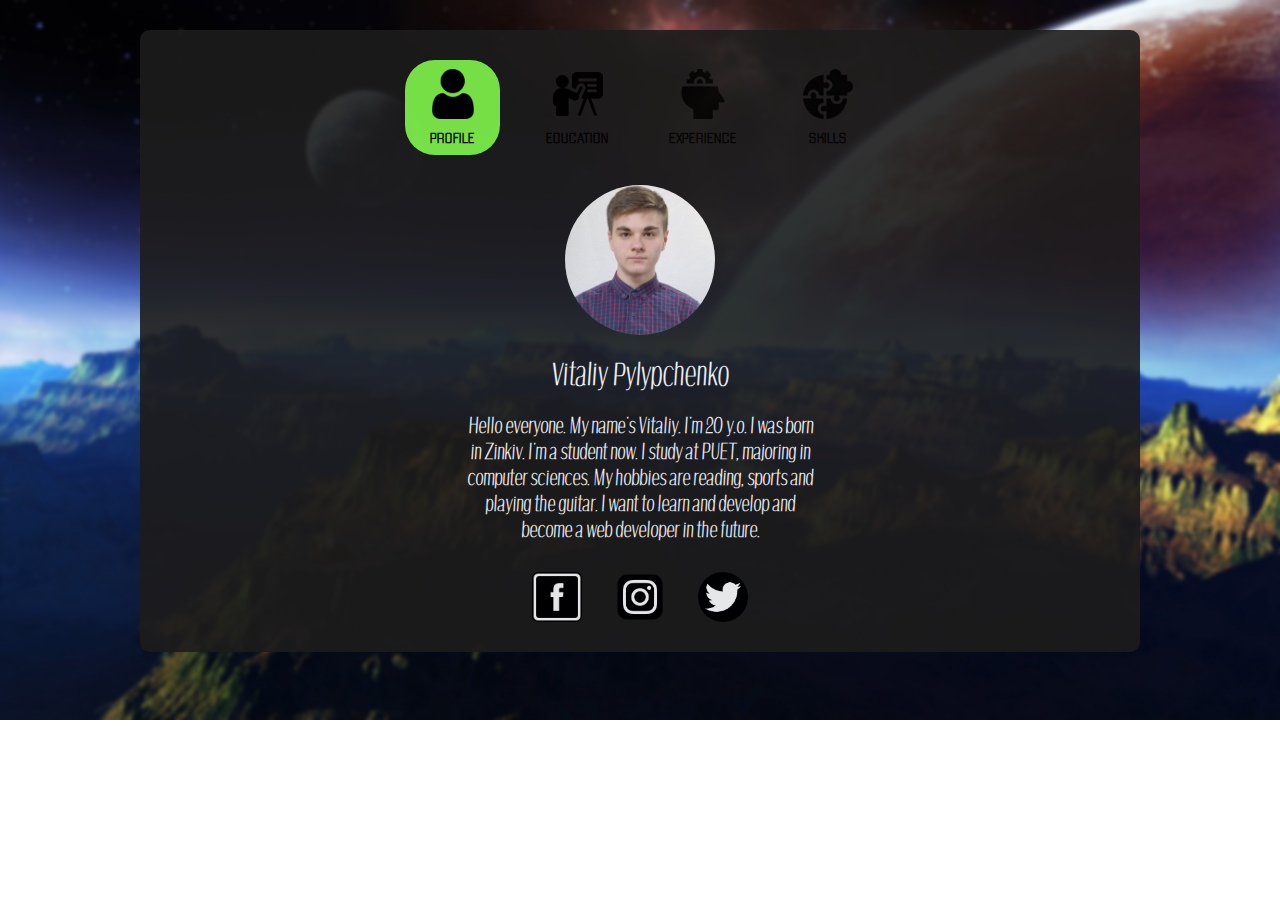
<file: Html_block/Inform About Myself/index.html>
<!DOCTYPE html>
<html lang="en">

<head>
    <meta charset="UTF-8">
    <meta http-equiv="X-UA-Compatible" content="IE=edge">
    <meta name="viewport" content="width=device-width, initial-scale=1.0">
    <link rel="stylesheet" href="./css/style.css">
    <link rel="shortcut icon" href="../MenuTitle/img/html5.png" type="image/x-icon">
    <title>Information About Myself</title>
</head>

<body>

    <div class="container">
        <div class="main">
            <div class="iconsList">
                <div class="icon">
                    <div class="iconImg"></div>
                    <p class="icon__Title">Profile</p>
                </div>
                <div class="icon">
                    <div class="iconImg iconImg__education"></div>
                    <p class="icon__Title">Education</p>
                </div>

                <div class="icon">
                    <div class="iconImg iconImg__experience"></div>
                    <p class="icon__Title">Experience</p>
                </div>

                <div class="icon">
                    <div class="iconImg iconImg__skills"></div>
                    <p class="icon__Title">Skills</p>
                </div>               
            </div>
            <div class="profile">
                <div class="myPhoto" alt="myPhoto"></div>
                <p>Vitaliy Pylypchenko</p>
                <p class="profile profile__text">Hello everyone. My name's Vitaliy. I'm 20 y.o. I was born in Zinkiv. I'm a student now. I study at PUET, majoring in computer sciences. My hobbies are reading, sports and playing the guitar. I want to learn and develop and become a web developer in the future.  </p>
            </div>   
            
            <div class="socialNetwors">
                <div class="network network__facebook"></div>
                <div class="network network__instagram"></div>
                <div class="network network__twitter"></div>
            </div>
            </div>
        </div>
    </div>

</body>

</html>
</file>
<file: css/style.css>
* {
  margin: 0;
  padding: 0;
  -webkit-box-sizing: border-box;
          box-sizing: border-box; }

body {
  background-image: url(../img/bg.png);
  background-size: cover;
  background-repeat: no-repeat; }

@font-face {
  font-family: 'ApexMk3 ExtraLight';
  src: url(../Html_block/MenuTitle/fonts/20050.ttf) format("truetype");
  font-weight: normal;
  font-style: normal; }
.container {
  max-width: 1250px;
  height: auto;
  margin: 0 auto; }

.menuBlock {
  width: 100%;
  height: 500px;
  margin-top: 150px;
  display: -webkit-box;
  display: -ms-flexbox;
  display: flex;
  -ms-flex-pack: distribute;
      justify-content: space-around;
  -webkit-box-align: center;
      -ms-flex-align: center;
          align-items: center; }
  .menuBlock__item {
    width: 250px;
    height: 250px;
    border-radius: 30px;
    opacity: 0.5;
    -webkit-transition: 1s;
    transition: 1s;
    display: -webkit-box;
    display: -ms-flexbox;
    display: flex;
    -webkit-box-pack: center;
        -ms-flex-pack: center;
            justify-content: center;
    -webkit-box-align: center;
        -ms-flex-align: center;
            align-items: center; }
    .menuBlock__item--html {
      background: linear-gradient(45deg, deeppink, yellow, lime); }
    .menuBlock__item--js {
      background: linear-gradient(45deg, #70139b, #42cbe4, #ff1e00); }
    .menuBlock__item:hover {
      cursor: pointer;
      -webkit-transform: rotate(15deg);
              transform: rotate(15deg);
      -webkit-box-shadow: 10px 10px 5px black;
              box-shadow: 10px 10px 5px black;
      opacity: 1; }

a {
  font-family: 'ApexMk3 ExtraLight';
  font-size: 25px;
  font-weight: bold;
  text-decoration: none;
  color: black; }
  a:hover {
    text-decoration: underline;
    color: #745e5e; }

@media (max-width: 1130px) {
  .menuBlock {
    height: 350px;
    margin-top: 65px; }
    .menuBlock__item {
      width: 200px;
      height: 200px; }

  a {
    font-size: 20px; } }
@media (max-width: 850px) {
  .menuBlock {
    height: 300px;
    margin-top: 65px; }
    .menuBlock__item {
      width: 150px;
      height: 150px; }

  a {
    font-size: 18px; } }
@media (max-width: 650px) {
  .menuBlock {
    height: 250px;
    margin-top: 30px; }
    .menuBlock__item {
      width: 120px;
      height: 120px; }

  a {
    font-size: 16px; } }
@media (max-width: 650px) {
  .menuBlock {
    height: auto;
    margin-top: 115px; }
    .menuBlock__item {
      width: 100px;
      height: 100px; }

  a {
    font-size: 14px; } }
@media (max-width: 500px) {
  .menuBlock {
    margin-top: 65px; }
    .menuBlock__item {
      width: 80px;
      height: 80px;
      border-radius: 15px; }

  a {
    font-size: 12px; } }
@media (max-width: 390px) {
  .menuBlock {
    margin-top: 50px; }
    .menuBlock__item {
      width: 70px;
      height: 70px; } }

/*# sourceMappingURL=style.css.map */
</file>
<file: Html_block/Final/css/style.css>
@charset "UTF-8";
@font-face {
  font-family: 'PlayfairDisplay-Regular';
  src: url("../fonts/PlayfairDisplay/PlayfairDisplay-Regular.eot");
  src: url("../fonts/PlayfairDisplay/PlayfairDisplay-Regular.eot?#iefix") format("embedded-opentype"), url("../fonts/PlayfairDisplay/PlayfairDisplay-Regular.svg#PlayfairDisplay-Regular") format("svg"), url("../fonts/PlayfairDisplay/PlayfairDisplay-Regular.ttf") format("truetype"), url("../fonts/PlayfairDisplay/PlayfairDisplay-Regular.woff") format("woff"), url("../fonts/PlayfairDisplay/PlayfairDisplay-Regular.woff2") format("woff2");
  font-weight: normal;
  font-style: normal; }
@font-face {
  font-family: 'Lato-Regular';
  src: url("../fonts/LatoRegular/Lato-Regular.eot");
  src: url("../fonts/LatoRegular/Lato-Regular.eot?#iefix") format("embedded-opentype"), url("../fonts/LatoRegular/Lato-Regular.woff2") format("woff2"), url("../fonts/LatoRegular/Lato-Regular.woff") format("woff"), url("../fonts/LatoRegular/Lato-Regular.ttf") format("truetype"), url("../fonts/LatoRegular/Lato-Regular.svg#Lato-Regular") format("svg");
  font-weight: normal;
  font-style: normal;
  font-display: swap; }
@font-face {
  font-family: 'Lato-Bold';
  src: url("../fonts/Lato/Lato-Bold.eot");
  src: url("../fonts/Lato/Lato-Bold.eot?#iefix") format("embedded-opentype"), url("../fonts/Lato/Lato-Bold.svg#Lato-Bold") format("svg"), url("../fonts/Lato/Lato-Bold.ttf") format("truetype"), url("../fonts/Lato/Lato-Bold.woff") format("woff"), url("../fonts/Lato/Lato-Bold.woff2") format("woff2");
  font-weight: normal;
  font-style: normal; }
@font-face {
  font-family: 'Lato-Light';
  src: url("../fonts/LatoLight/Lato-Light.eot");
  src: url("../fonts/LatoLight/Lato-Light.eot?#iefix") format("embedded-opentype"), url("../fonts/LatoLight/Lato-Light.svg#Lato-Light") format("svg"), url("../fonts/LatoLight/Lato-Light.ttf") format("truetype"), url("../fonts/LatoLight/Lato-Light.woff") format("woff"), url("../fonts/LatoLight/Lato-Light.woff2") format("woff2");
  font-weight: normal;
  font-style: normal; }
@font-face {
  font-family: 'ProximaNova-ExtraBold';
  src: url("../fonts/ProximaNova/ProximaNova-ExtraBold.eot");
  src: url("../fonts/ProximaNova/ProximaNova-ExtraBold.eot?#iefix") format("embedded-opentype"), url("../fonts/ProximaNova/ProximaNova-ExtraBold.svg#ProximaNova-ExtraBold") format("svg"), url("../fonts/ProximaNova/ProximaNova-ExtraBold.ttf") format("truetype"), url("../fonts/ProximaNova/ProximaNova-ExtraBold.woff") format("woff"), url("../fonts/ProximaNova/ProximaNova-ExtraBold.woff2") format("woff2");
  font-weight: normal;
  font-style: normal; }
@font-face {
  font-family: 'Anago-Book';
  src: url("../fonts/AnagoBook/Anago-Book.eot");
  src: url("../fonts/AnagoBook/Anago-Book.eot?#iefix") format("embedded-opentype"), url("../fonts/AnagoBook/Anago-Book.svg#Anago-Book") format("svg"), url("../fonts/AnagoBook/Anago-Book.ttf") format("truetype"), url("../fonts/AnagoBook/Anago-Book.woff") format("woff"), url("../fonts/AnagoBook/Anago-Book.woff2") format("woff2");
  font-weight: normal;
  font-style: normal; }
@font-face {
  font-family: 'Proxima Nova Rg';
  src: url("../fonts/ProximaNovaReg/ProximaNova-Regular.eot");
  src: url("../fonts/ProximaNovaReg/ProximaNova-Regular.eot?#iefix") format("embedded-opentype"), url("../fonts/ProximaNovaReg/ProximaNova-Regular.woff2") format("woff2"), url("../fonts/ProximaNovaReg/ProximaNova-Regular.woff") format("woff"), url("../fonts/ProximaNovaReg/ProximaNova-Regular.ttf") format("truetype"), url("../fonts/ProximaNovaReg/ProximaNova-Regular.svg#ProximaNova-Regular") format("svg");
  font-weight: normal;
  font-style: normal; }
@font-face {
  font-family: 'Proxima Nova Semibold';
  src: url("../fonts/ProximaNovaSemi/proxima_nova_semibold.eot");
  /* IE 9 Compatibility Mode */
  src: url("../fonts/ProximaNovaSemi/proxima_nova_semibold.eot?#iefix") format("embedded-opentype"), url("../fonts/ProximaNovaSemi/proxima_nova_semibold.woff2") format("woff2"), url("../fonts/ProximaNovaSemi/proxima_nova_semibold.woff") format("woff"), url("../fonts/ProximaNovaSemi/proxima_nova_semibold.ttf") format("truetype"), url("../fonts/ProximaNovaSemi/proxima_nova_semibold.svg#proxima_nova_semibold") format("svg");
  /* Chrome < 4, Legacy iOS */ }
header {
  width: 100%;
  height: auto;
  margin-top: 50px; }

.header {
  width: 100%;
  height: auto;
  display: -webkit-box;
  display: -ms-flexbox;
  display: flex;
  -webkit-box-pack: justify;
      -ms-flex-pack: justify;
          justify-content: space-between;
  -webkit-box-align: start;
      -ms-flex-align: start;
          align-items: flex-start; }

.headerNav {
  width: 1730px;
  height: auto;
  display: -webkit-box;
  display: -ms-flexbox;
  display: flex;
  -webkit-box-pack: justify;
      -ms-flex-pack: justify;
          justify-content: space-between;
  -webkit-box-align: center;
      -ms-flex-align: center;
          align-items: center; }

.logoBlock {
  max-width: 415px;
  height: 60px;
  display: -webkit-box;
  display: -ms-flexbox;
  display: flex;
  -webkit-box-pack: justify;
      -ms-flex-pack: justify;
          justify-content: space-between;
  -webkit-box-align: center;
      -ms-flex-align: center;
          align-items: center; }
  .logoBlock__img {
    width: 125px;
    height: 35px;
    background-image: url(../img/logo.png);
    background-size: cover;
    background-repeat: no-repeat; }
  .logoBlock__contact {
    width: 200px;
    font-family: "PlayfairDisplay Regular";
    font-size: 16px;
    display: -webkit-box;
    display: -ms-flexbox;
    display: flex;
    -ms-flex-pack: distribute;
        justify-content: space-around;
    -webkit-box-align: center;
        -ms-flex-align: center;
            align-items: center;
    color: #6b7175;
    padding: 0 15px; }

.menu {
  list-style-type: none;
  width: 420px;
  height: auto;
  display: -webkit-box;
  display: -ms-flexbox;
  display: flex;
  -ms-flex-pack: distribute;
      justify-content: space-around;
  -webkit-box-align: center;
      -ms-flex-align: center;
          align-items: center; }
  .menu__item a {
    text-decoration: none;
    font-family: "Lato-Bold";
    font-size: 16px;
    color: #505659; }

.menu a {
  padding: 10px;
  -webkit-transition: 1s;
  transition: 1s; }
  .menu a:hover {
    cursor: pointer;
    border-bottom: 1px solid #d45170;
    border-top: 1px solid #5e00ca;
    color: #b0b8bd; }

.headerSocial {
  width: 70px;
  height: 220px;
  display: -webkit-box;
  display: -ms-flexbox;
  display: flex;
  -webkit-box-pack: center;
      -ms-flex-pack: center;
          justify-content: center;
  -webkit-box-align: center;
      -ms-flex-align: center;
          align-items: center;
  -webkit-box-orient: vertical;
  -webkit-box-direction: normal;
      -ms-flex-direction: column;
          flex-direction: column; }
  .headerSocial__icon {
    width: 52px;
    height: 52px;
    background-repeat: no-repeat;
    background-size: cover;
    -webkit-transition: 1.5s;
    transition: 1.5s;
    display: -webkit-box;
    display: -ms-flexbox;
    display: flex;
    -webkit-box-pack: center;
        -ms-flex-pack: center;
            justify-content: center;
    -webkit-box-align: center;
        -ms-flex-align: center;
            align-items: center; }
    .headerSocial__icon:hover {
      cursor: pointer;
      -webkit-transform: rotate(45deg);
              transform: rotate(45deg); }
    .headerSocial__icon--instagram {
      background-image: url(../img/instagramIconDecor.png); }
    .headerSocial__icon--facebook {
      background-image: url(../img/facebookIcon.png); }
    .headerSocial__icon--twitter {
      background-image: url(../img/twitterIcon.png); }
    .headerSocial__icon--behance {
      background-image: url(../img/behanceIcon.png); }
    .headerSocial__icon a {
      width: 100%;
      height: 100%; }

.sliderBlock {
  width: 100%;
  height: auto; }

.sliderHero {
  width: 100%;
  height: auto;
  padding-right: 30px;
  position: relative;
  display: -webkit-box;
  display: -ms-flexbox;
  display: flex;
  -webkit-box-pack: justify;
      -ms-flex-pack: justify;
          justify-content: space-between;
  -webkit-box-align: center;
      -ms-flex-align: center;
          align-items: center; }
  .sliderHero__text {
    font-family: "Lato-Bold";
    font-size: 15px;
    -webkit-writing-mode: vertical-rl;
        -ms-writing-mode: tb-rl;
            writing-mode: vertical-rl;
    word-spacing: 5px;
    letter-spacing: 2px; }
    .sliderHero__text--first {
      color: #5e00ca;
      -webkit-transform: rotateX(180deg) rotateY(180deg);
              transform: rotateX(180deg) rotateY(180deg); }
    .sliderHero__text--second {
      color: #31383e;
      color: linear-gradient(#5e00ca 20%, #c54a78 80%); }
  .sliderHero__img {
    width: 1740px;
    height: 550px;
    background-image: url(../img/10X_line.png);
    background-size: cover;
    background-repeat: no-repeat; }

.sliderText {
  width: 100%;
  margin: 40px 0 95px;
  text-align: center; }
  .sliderText__title {
    font-family: "PlayfairDisplay-Regular";
    font-size: 28px;
    color: #48555d;
    word-spacing: 95px;
    letter-spacing: 50px; }

.sliderPoints {
  width: 130px;
  height: 30px;
  margin: 0 auto;
  margin-bottom: 55px;
  display: -webkit-box;
  display: -ms-flexbox;
  display: flex;
  -ms-flex-pack: distribute;
      justify-content: space-around;
  -webkit-box-align: center;
      -ms-flex-align: center;
          align-items: center; }

.pointBlock {
  display: -webkit-box;
  display: -ms-flexbox;
  display: flex;
  -webkit-box-pack: center;
      -ms-flex-pack: center;
          justify-content: center;
  -webkit-box-align: center;
      -ms-flex-align: center;
          align-items: center;
  width: 30px;
  height: 100%; }
  .pointBlock__point {
    width: 5px;
    height: 5px;
    border-radius: 50%;
    background-color: #48555d; }
    .pointBlock__point--active {
      background-color: #ed751b; }
    .pointBlock__point--white {
      background-color: white; }
  .pointBlock:first-child {
    border-radius: 50%;
    border: 2px solid #ed751b; }

.sliderButton {
  margin: 0 auto;
  width: 403px;
  height: 403px;
  position: relative;
  display: -webkit-box;
  display: -ms-flexbox;
  display: flex;
  -webkit-box-pack: center;
      -ms-flex-pack: center;
          justify-content: center;
  -webkit-box-align: center;
      -ms-flex-align: center;
          align-items: center;
  border-radius: 50%;
  margin-bottom: 100px;
  background-color: #181b21; }
  .sliderButton__lighten20 {
    width: 343px;
    height: 343px;
    border-radius: inherit;
    position: absolute;
    background-color: #1f1d25; }
  .sliderButton__lighten40 {
    width: 276px;
    height: 276px;
    border-radius: inherit;
    position: absolute;
    background-color: #291f2c; }
  .sliderButton__lighten60 {
    width: 208px;
    height: 208px;
    border-radius: inherit;
    position: absolute;
    background-color: #42243e; }
  .sliderButton__play {
    width: 199px;
    height: 199px;
    border-radius: inherit;
    position: absolute;
    background-image: url(../img/playButton.png);
    background-repeat: no-repeat;
    background-size: cover;
    -webkit-transition: 1.5s;
    transition: 1.5s; }
    .sliderButton__play:hover {
      cursor: pointer;
      -webkit-transform: scale(1.1);
              transform: scale(1.1); }

.ourSlogan {
  max-width: 1600px;
  margin: 0 auto;
  display: -webkit-box;
  display: -ms-flexbox;
  display: flex;
  -webkit-box-pack: center;
      -ms-flex-pack: center;
          justify-content: center;
  -webkit-box-align: center;
      -ms-flex-align: center;
          align-items: center;
  margin-bottom: 100px;
  -webkit-box-orient: vertical;
  -webkit-box-direction: normal;
      -ms-flex-direction: column;
          flex-direction: column; }
  .ourSlogan__title {
    font-family: 'PlayfairDisplay-Regular';
    font-weight: normal;
    font-size: 70px;
    text-align: center;
    color: white;
    margin-bottom: 70px; }
  .ourSlogan__sign {
    width: 130px;
    height: 96px;
    background-image: url(../img/signature.png);
    background-repeat: no-repeat;
    background-size: cover; }

main {
  width: 100%;
  height: auto; }

.heroWorldBlock {
  width: 100%;
  height: 900px;
  background-image: url(../img/worldMap.png);
  background-size: cover;
  background-repeat: no-repeat;
  background-position: center;
  position: absolute; }

.strategyBlock {
  width: 100%;
  height: auto;
  padding-top: 235px;
  margin-bottom: 240px;
  display: -webkit-box;
  display: -ms-flexbox;
  display: flex;
  -ms-flex-pack: distribute;
      justify-content: space-around;
  -webkit-box-align: start;
      -ms-flex-align: start;
          align-items: flex-start;
  position: relative;
  z-index: 1; }

.creativeBlock {
  width: 855px;
  height: 670px;
  display: -webkit-box;
  display: -ms-flexbox;
  display: flex;
  -webkit-box-pack: center;
      -ms-flex-pack: center;
          justify-content: center;
  -webkit-box-align: center;
      -ms-flex-align: center;
          align-items: center;
  position: relative; }
  .creativeBlock__orange {
    position: absolute;
    display: -webkit-box;
    display: -ms-flexbox;
    display: flex;
    -webkit-box-align: end;
        -ms-flex-align: end;
            align-items: flex-end;
    width: 855px;
    height: 220px;
    background: #ed751b;
    z-index: 1; }
  .creativeBlock__photo {
    width: 600px;
    height: 660px;
    position: absolute;
    background-image: url(../img/mainPhoto.png);
    background-size: cover;
    background-repeat: no-repeat;
    display: -webkit-box;
    display: -ms-flexbox;
    display: flex;
    -webkit-box-pack: center;
        -ms-flex-pack: center;
            justify-content: center;
    -webkit-box-align: center;
        -ms-flex-align: center;
            align-items: center;
    z-index: 10; }
    .creativeBlock__photo--gradient {
      width: 140px;
      height: 220px;
      z-index: 15;
      background: -webkit-gradient(linear, left bottom, right top, from(#e84b37), to(#ee7d16));
      background: linear-gradient(to top right, #e84b37, #ee7d16);
      position: absolute;
      left: 0; }
  .creativeBlock__good {
    width: 440px;
    height: 625px;
    position: absolute;
    background-image: url(../img/good.png);
    background-size: cover;
    background-repeat: no-repeat;
    right: 35px;
    top: 225px;
    z-index: 20; }
  .creativeBlock__data {
    width: 110px;
    height: 50px;
    text-align: center;
    font-family: "PlayfairDisplay-Regular";
    font-size: 44px;
    color: #22292d;
    position: absolute;
    z-index: 5;
    bottom: -70px;
    left: 210px;
    display: -webkit-box;
    display: -ms-flexbox;
    display: flex;
    -webkit-box-pack: justify;
        -ms-flex-pack: justify;
            justify-content: space-between;
    -webkit-box-align: center;
        -ms-flex-align: center;
            align-items: center; }
    .creativeBlock__data--day {
      color: white; }

.creativeInfo {
  width: 735px;
  height: 670px;
  text-align: start; }
  .creativeInfo__title {
    font-family: "PlayfairDisplay-Regular";
    font-weight: normal;
    font-size: 44px;
    color: white;
    margin-bottom: 50px; }
  .creativeInfo__text {
    font-family: "Lato-Light";
    font-weight: normal;
    font-size: 22px;
    color: #f5f5f5;
    margin-bottom: 45px; }

.shopBtn {
  font-family: "ProximaNova-ExtraBold";
  font-size: 14px;
  color: white;
  text-align: center;
  width: 200px;
  height: 55px;
  -webkit-transition: 1.5s;
  transition: 1.5s;
  border: none;
  background: -webkit-gradient(linear, left bottom, right top, from(#e84b37), to(#ee7d16));
  background: linear-gradient(to top right, #e84b37, #ee7d16); }
  .shopBtn--now {
    position: absolute;
    bottom: -30px; }
  .shopBtn:hover {
    cursor: pointer;
    -webkit-transform: scale(1.2);
            transform: scale(1.2);
    background: -webkit-gradient(linear, left bottom, right top, from(#ee7d16), to(#e84b37));
    background: linear-gradient(to top right, #ee7d16, #e84b37); }

.skillsBlock {
  width: 855px;
  height: 670px;
  display: -webkit-box;
  display: -ms-flexbox;
  display: flex;
  -webkit-box-pack: center;
      -ms-flex-pack: center;
          justify-content: center;
  -webkit-box-align: center;
      -ms-flex-align: center;
          align-items: center;
  position: relative; }
  .skillsBlock__violet {
    position: absolute;
    width: 855px;
    height: 220px;
    display: -webkit-box;
    display: -ms-flexbox;
    display: flex;
    -webkit-box-align: end;
        -ms-flex-align: end;
            align-items: flex-end;
    -webkit-box-pack: end;
        -ms-flex-pack: end;
            justify-content: flex-end;
    background: -webkit-gradient(linear, right bottom, left top, from(#6103c8), to(#d5536f));
    background: linear-gradient(to top left, #6103c8, #d5536f);
    z-index: 1; }
  .skillsBlock__photo {
    width: 600px;
    height: 660px;
    position: absolute;
    background-image: url(../img/mainPhoto2.png);
    background-size: cover;
    background-repeat: no-repeat;
    display: -webkit-box;
    display: -ms-flexbox;
    display: flex;
    -webkit-box-pack: center;
        -ms-flex-pack: center;
            justify-content: center;
    -webkit-box-align: center;
        -ms-flex-align: center;
            align-items: center;
    z-index: 10; }
    .skillsBlock__photo--gradient {
      width: 140px;
      height: 220px;
      z-index: 20;
      background: -webkit-gradient(linear, left bottom, right top, from(#6103c8), to(#d5536f));
      background: linear-gradient(to top right, #6103c8, #d5536f);
      position: absolute;
      right: 0; }
  .skillsBlock__good {
    width: 440px;
    height: 625px;
    position: absolute;
    background-image: url(../img/goodSecond.png);
    background-size: cover;
    background-repeat: no-repeat;
    left: 35px;
    top: 225px;
    z-index: 20; }
  .skillsBlock__data {
    width: 110px;
    height: 50px;
    text-align: center;
    font-family: "PlayfairDisplay-Regular";
    font-size: 44px;
    color: #22292d;
    position: absolute;
    z-index: 5;
    bottom: -70px;
    right: 210px;
    display: -webkit-box;
    display: -ms-flexbox;
    display: flex;
    -webkit-box-pack: justify;
        -ms-flex-pack: justify;
            justify-content: space-between;
    -webkit-box-align: center;
        -ms-flex-align: center;
            align-items: center; }
    .skillsBlock__data--day {
      color: white; }

.skillsInfo {
  width: 735px;
  height: 670px;
  text-align: end; }
  .skillsInfo__title {
    font-family: "PlayfairDisplay-Regular";
    font-weight: normal;
    font-size: 44px;
    color: white;
    margin-bottom: 50px; }
  .skillsInfo__text {
    font-family: "Lato-Light";
    font-weight: normal;
    font-size: 22px;
    color: #f5f5f5;
    margin-bottom: 45px; }

#textRotate {
  -webkit-transform: rotate(180deg);
          transform: rotate(180deg);
  margin-left: 20px;
  margin-bottom: 10px;
  font-family: "Anago-Book";
  font-size: 44px;
  color: white; }

#textRotate2 {
  -webkit-transform: rotate(180deg);
          transform: rotate(180deg);
  margin-right: 20px;
  margin-bottom: 10px;
  font-family: "Anago-Book";
  font-size: 44px;
  color: white; }

.saleBlock {
  width: 100%;
  height: auto;
  position: relative; }

.heroPortfolio {
  width: 100%;
  height: auto;
  position: relative;
  display: -webkit-box;
  display: -ms-flexbox;
  display: flex;
  -webkit-box-pack: center;
      -ms-flex-pack: center;
          justify-content: center;
  -webkit-box-align: center;
      -ms-flex-align: center;
          align-items: center; }
  .heroPortfolio__title {
    font-family: "PlayfairDisplay-Regular";
    font-weight: normal;
    font-size: 440px;
    color: #181d22; }
  .heroPortfolio__text {
    font-family: "PlayfairDisplay-Regular";
    font-weight: normal;
    font-size: 18px;
    color: white;
    letter-spacing: 10px;
    position: absolute;
    top: calc(100% /2);
    left: calc(100% /2.5); }

.appliancesBlock {
  width: 100%;
  height: auto;
  position: relative;
  display: -webkit-box;
  display: -ms-flexbox;
  display: flex;
  -webkit-box-pack: justify;
      -ms-flex-pack: justify;
          justify-content: space-between;
  -webkit-box-align: center;
      -ms-flex-align: center;
          align-items: center;
  -ms-flex-wrap: wrap;
      flex-wrap: wrap;
  top: -180px; }

.commodityBlock {
  width: 520px;
  height: 670px;
  margin-bottom: 140px;
  display: -webkit-box;
  display: -ms-flexbox;
  display: flex;
  -webkit-box-pack: center;
      -ms-flex-pack: center;
          justify-content: center;
  -webkit-box-align: center;
      -ms-flex-align: center;
          align-items: center; }

.active {
  background: -webkit-gradient(linear, left bottom, right top, from(#6103c8), to(#d5536f));
  background: linear-gradient(to top right, #6103c8, #d5536f); }

.shopBlock {
  width: 480px;
  height: 630px;
  background-color: white;
  display: -webkit-box;
  display: -ms-flexbox;
  display: flex;
  -webkit-box-pack: justify;
      -ms-flex-pack: justify;
          justify-content: space-between;
  -webkit-box-align: center;
      -ms-flex-align: center;
          align-items: center;
  padding-bottom: 70px;
  position: relative;
  -webkit-box-orient: vertical;
  -webkit-box-direction: normal;
      -ms-flex-direction: column;
          flex-direction: column; }
  .shopBlock--active {
    overflow: hidden; }
  .shopBlock__img {
    width: calc(100% - (2 * 35px));
    height: 440px;
    margin-top: 20px; }
    .shopBlock__img--vac {
      background-image: url(../img/vacuumСleaner.png);
      background-size: cover;
      background-repeat: no-repeat;
      background-position: center; }
    .shopBlock__img--vac2 {
      width: calc(100% - (2 * 110px));
      background-image: url(../img/vacuumСleaner2.png);
      background-size: cover;
      background-repeat: no-repeat;
      background-position: center; }
    .shopBlock__img--razor {
      background-image: url(../img/razor.png);
      background-size: cover;
      background-repeat: no-repeat;
      background-position: center; }
    .shopBlock__img--jacket {
      background-image: url(../img/sportsJacket.png);
      background-size: cover;
      background-repeat: no-repeat;
      background-position: center; }
    .shopBlock__img--hair {
      background-image: url(../img/hairDryer.png);
      background-size: cover;
      background-repeat: no-repeat;
      background-position: center; }
    .shopBlock__img--bike {
      background-image: url(../img/bike.png);
      background-size: cover;
      background-repeat: no-repeat;
      background-position: center; }

.triangle {
  width: 120px;
  height: 120px;
  background-image: url(../img/Triangle.png);
  background-size: cover;
  background-repeat: no-repeat;
  position: absolute;
  -webkit-transform: rotate(45deg);
          transform: rotate(45deg);
  right: -60px;
  bottom: -60px; }

.shopInfo {
  width: 100%;
  height: 100px;
  text-align: center; }
  .shopInfo__title {
    font-family: "Proxima Nova Semibold";
    font-size: 30px; }
  .shopInfo__text {
    font-family: "Proxima Nova Rg";
    font-size: 16px; }

.servicesBlock {
  width: 100%;
  height: auto;
  margin-top: 100px;
  text-align: center; }
  .servicesBlock__colorText {
    font-family: "PlayfairDisplay-Regular";
    font-size: 14px;
    font-weight: bold;
    color: #ac378e;
    letter-spacing: 9px;
    margin-bottom: 30px; }
  .servicesBlock__title {
    font-family: "PlayfairDisplay-Regular";
    font-size: 70px;
    color: white;
    font-weight: normal;
    margin-bottom: 45px; }
  .servicesBlock__text {
    font-family: "PlayfairDisplay-Regular";
    font-size: 14px;
    font-weight: bold;
    color: white;
    letter-spacing: 9px;
    margin-bottom: 70px; }

.serviceBtn {
  font-family: "ProximaNova-ExtraBold";
  font-size: 14px;
  color: white;
  text-align: center;
  width: 200px;
  height: 55px;
  -webkit-transition: 1.5s;
  transition: 1.5s;
  border: none;
  margin-bottom: 120px;
  background: -webkit-gradient(linear, left top, right top, from(#5f02c8), to(#d4536f));
  background: linear-gradient(to right, #5f02c8, #d4536f); }
  .serviceBtn:hover {
    cursor: pointer;
    -webkit-transform: scale(1.2);
            transform: scale(1.2);
    background: -webkit-gradient(linear, left top, right top, from(#d4536f), to(#5f02c8));
    background: linear-gradient(to right, #d4536f, #5f02c8); }

.serviceHero {
  width: 100%;
  height: 1250px;
  margin-bottom: 430px;
  background-image: url(../img/serviceBg.png);
  background-repeat: no-repeat;
  background-size: cover;
  background-position: center;
  position: relative; }

.serviceItems {
  width: 100%;
  height: auto;
  display: -webkit-box;
  display: -ms-flexbox;
  display: flex;
  -webkit-box-pack: justify;
      -ms-flex-pack: justify;
          justify-content: space-between;
  -webkit-box-align: center;
      -ms-flex-align: center;
          align-items: center;
  margin-bottom: 60px; }

.serviceItem {
  width: 510px;
  height: 375px;
  padding: 35px 50px 100px;
  display: -webkit-box;
  display: -ms-flexbox;
  display: flex;
  -webkit-box-pack: start;
      -ms-flex-pack: start;
          justify-content: flex-start;
  -webkit-box-align: start;
      -ms-flex-align: start;
          align-items: flex-start;
  -webkit-box-orient: vertical;
  -webkit-box-direction: normal;
      -ms-flex-direction: column;
          flex-direction: column; }
  .serviceItem--active {
    background: -webkit-gradient(linear, left bottom, right top, from(#5e00ca), to(#d5536f));
    background: linear-gradient(to top right, #5e00ca, #d5536f); }
  .serviceItem__title {
    font-family: "Lato-Regular";
    font-size: 30px;
    color: white;
    font-weight: normal;
    margin-bottom: 30px; }
  .serviceItem__text {
    font-family: "Lato-Light";
    font-size: 18px;
    color: white;
    font-weight: normal; }

.serviceIcon {
  width: 75px;
  height: 70px;
  margin-bottom: 30px; }

.heroText {
  position: absolute;
  width: 100%;
  height: auto;
  text-align: center;
  bottom: -80px;
  left: 0; }
  .heroText__title {
    font-family: "PlayfairDisplay-Regular";
    color: white;
    font-size: 70px;
    font-weight: normal; }
  .heroText__email {
    width: auto;
    font-family: "PlayfairDisplay-Regular";
    color: white;
    font-size: 70px;
    font-weight: normal;
    -webkit-text-decoration: underline 3px solid #ac378e;
            text-decoration: underline 3px solid #ac378e;
    text-underline-offset: 15px; }

.emailStyle {
  color: #ac378e; }

footer {
  height: auto; }

.footerBlock {
  display: -webkit-box;
  display: -ms-flexbox;
  display: flex;
  -webkit-box-pack: start;
      -ms-flex-pack: start;
          justify-content: start;
  -webkit-box-align: center;
      -ms-flex-align: center;
          align-items: center;
  -webkit-box-orient: vertical;
  -webkit-box-direction: normal;
      -ms-flex-direction: column;
          flex-direction: column;
  margin-bottom: 190px; }

.footerLogo {
  margin-bottom: 45px; }

.footerNav {
  display: -webkit-box;
  display: -ms-flexbox;
  display: flex;
  -ms-flex-pack: distribute;
      justify-content: space-around;
  -webkit-box-align: center;
      -ms-flex-align: center;
          align-items: center;
  width: 100%;
  margin-bottom: 45px; }

.footerMenu {
  list-style-type: none;
  width: 500px;
  height: auto;
  display: -webkit-box;
  display: -ms-flexbox;
  display: flex;
  -ms-flex-pack: distribute;
      justify-content: space-around;
  -webkit-box-align: center;
      -ms-flex-align: center;
          align-items: center; }
  .footerMenu::before {
    width: 500px;
    height: 2px;
    background: -webkit-gradient(linear, left top, right top, from(#c54a78), to(#5e00ca));
    background: linear-gradient(to right, #c54a78, #5e00ca); }
  .footerMenu__item a {
    text-decoration: none;
    font-family: 'Lato-Regular';
    font-weight: bold;
    font-size: 16px;
    color: #505659; }
  .footerMenu--active a {
    color: #97327e; }
  .footerMenu__slash {
    font-family: 'Lato-Regular';
    font-weight: bold;
    font-size: 16px;
    color: #505659;
    margin-left: 20px; }

.footerMenu a {
  padding: 10px;
  -webkit-transition: 1s;
  transition: 1s; }
  .footerMenu a:hover {
    cursor: pointer;
    border-bottom: 1px solid #d45170;
    border-top: 1px solid #5e00ca;
    color: #b0b8bd; }

.footerLine {
  width: 600px;
  height: 2px; }
  .footerLine--left {
    background: -webkit-gradient(linear, left top, right top, from(#c54a78), to(#5e00ca));
    background: linear-gradient(to right, #c54a78, #5e00ca); }
  .footerLine--right {
    background: -webkit-gradient(linear, left top, right top, from(#5e00ca), to(#c54a78));
    background: linear-gradient(to right, #5e00ca, #c54a78); }

.footerSocial {
  width: 255px;
  height: 220px;
  display: -webkit-box;
  display: -ms-flexbox;
  display: flex;
  -ms-flex-pack: distribute;
      justify-content: space-around;
  -webkit-box-align: center;
      -ms-flex-align: center;
          align-items: center; }
  .footerSocial__icon {
    width: 52px;
    height: 52px;
    background-repeat: no-repeat;
    background-size: cover;
    -webkit-transition: 1.5s;
    transition: 1.5s;
    display: -webkit-box;
    display: -ms-flexbox;
    display: flex;
    -webkit-box-pack: center;
        -ms-flex-pack: center;
            justify-content: center;
    -webkit-box-align: center;
        -ms-flex-align: center;
            align-items: center; }
    .footerSocial__icon:hover {
      cursor: pointer;
      -webkit-transform: rotate(45deg);
              transform: rotate(45deg); }
    .footerSocial__icon--instagram {
      background-image: url(../img/instagramIcon.png); }
    .footerSocial__icon--facebook {
      background-image: url(../img/facebookIcon.png); }
    .footerSocial__icon--twitterDecor {
      background-image: url(../img/twitterIconDecor.png); }
    .footerSocial__icon--behance {
      background-image: url(../img/behanceIcon.png); }
    .footerSocial__icon a {
      width: 100%;
      height: 100%; }

* {
  margin: 0;
  padding: 0;
  -webkit-box-sizing: border-box;
          box-sizing: border-box; }

body {
  background-color: #151a1e; }

.container {
  max-width: 1830px;
  height: auto;
  margin: 0 auto;
  padding: 0 5px; }

@media (max-width: 930px) {
  .logoBlock__img {
    width: 120px;
    height: 30px; } }
@media (max-width: 800px) {
  .header {
    -ms-flex-wrap: wrap;
        flex-wrap: wrap;
    -webkit-box-pack: center;
        -ms-flex-pack: center;
            justify-content: center;
    margin-bottom: 35px; }

  .headerSocial {
    width: 220px;
    height: 70px;
    -webkit-box-orient: horizontal;
    -webkit-box-direction: normal;
        -ms-flex-direction: row;
            flex-direction: row; }

  .headerNav {
    -webkit-box-pack: center;
        -ms-flex-pack: center;
            justify-content: center;
    -ms-flex-wrap: wrap;
        flex-wrap: wrap; } }
@media (max-width: 510px) {
  .menu {
    max-width: 420px; } }
@media (max-width: 450px) {
  .headerNav {
    margin-bottom: 15px; }

  .logoBlock {
    height: auto;
    max-width: 400px;
    -webkit-box-orient: vertical;
    -webkit-box-direction: normal;
        -ms-flex-direction: column;
            flex-direction: column;
    display: -webkit-box;
    display: -ms-flexbox;
    display: flex;
    -webkit-box-pack: center;
        -ms-flex-pack: center;
            justify-content: center;
    -webkit-box-align: center;
        -ms-flex-align: center;
            align-items: center;
    margin-bottom: 15px; }
    .logoBlock__img {
      margin-bottom: 15px; }

  .menu {
    max-width: 320px;
    -ms-flex-wrap: wrap;
        flex-wrap: wrap; }
    .menu__item a {
      font-size: 12px;
      padding: 5px; } }
@media (max-width: 1830px) {
  .sliderHero__img {
    width: 1700px;
    height: 530px; } }
@media (max-width: 1770px) {
  .sliderHero__img {
    width: 1600px;
    height: 495px; } }
@media (max-width: 1650px) {
  .sliderHero__img {
    width: 1450px;
    height: 445px; }

  .ourSlogan__title {
    font-size: 55px;
    margin-bottom: 60px; } }
@media (max-width: 1500px) {
  .sliderHero__img {
    width: 1280px;
    height: 395px; }

  .ourSlogan__title {
    font-size: 50px;
    margin-bottom: 55px; } }
@media (max-width: 1355px) {
  .sliderHero__img {
    width: 1200px;
    height: 375px; } }
@media (max-width: 1270px) {
  .sliderHero__img {
    width: 1075px;
    height: 330px; }

  .ourSlogan__title {
    font-size: 40px;
    margin-bottom: 45px; } }
@media (max-width: 1130px) {
  .sliderHero__img {
    width: 950px;
    height: 300px; }

  .sliderText__title {
    font-size: 20px; } }
@media (max-width: 1030px) {
  .sliderHero {
    padding-right: 20px; }
    .sliderHero__img {
      width: 850px;
      height: 270px; }
    .sliderHero__text {
      font-size: 12px; }

  .sliderText__title {
    font-size: 15px;
    word-spacing: 50px;
    letter-spacing: 40px; }

  .ourSlogan__sign {
    width: 100px;
    height: 75px; } }
@media (max-width: 930px) {
  .sliderHero__img {
    width: 790px;
    height: 245px; }

  .sliderButton {
    width: 363px;
    height: 363px;
    margin-bottom: 80px; }
    .sliderButton__lighten20 {
      width: 303px;
      height: 303px; }
    .sliderButton__lighten40 {
      width: 236px;
      height: 236px; }
    .sliderButton__lighten60 {
      width: 168px;
      height: 168px; }
    .sliderButton__play {
      width: 159px;
      height: 159px; }

  .ourSlogan__title {
    font-size: 35px;
    margin-bottom: 40px; } }
@media (max-width: 835px) {
  .sliderText {
    margin: 35px 0 65px; }

  .sliderHero__img {
    width: 645px;
    height: 200px; }

  .sliderButton {
    width: 323px;
    height: 323px;
    margin-bottom: 60px; }
    .sliderButton__lighten20 {
      width: 263px;
      height: 263px; }
    .sliderButton__lighten40 {
      width: 196px;
      height: 196px; }
    .sliderButton__lighten60 {
      width: 148px;
      height: 148px; }
    .sliderButton__play {
      width: 135px;
      height: 135px; }

  .ourSlogan__title {
    font-size: 25px;
    margin-bottom: 35px; } }
@media (max-width: 750px) {
  .sliderText__title {
    font-size: 15px;
    word-spacing: 35px;
    letter-spacing: 20px; }

  .ourSlogan {
    margin-bottom: 50px; }
    .ourSlogan__sign {
      width: 85px;
      height: 60px; } }
@media (max-width: 695px) {
  .sliderHero {
    padding-right: 0; }
    .sliderHero__img {
      width: 575px;
      height: 175px; }
    .sliderHero__text {
      font-size: 10px; }

  .sliderText {
    margin: 25px 0 65px; }
    .sliderText__title {
      font-size: 15px;
      word-spacing: 35px;
      letter-spacing: 20px; }

  .sliderButton {
    width: 303px;
    height: 303px;
    margin-bottom: 50px; }
    .sliderButton__lighten20 {
      width: 250px;
      height: 250px; }
    .sliderButton__lighten40 {
      width: 195px;
      height: 195px; }
    .sliderButton__lighten60 {
      width: 150px;
      height: 150px; } }
@media (max-width: 600px) {
  .sliderHero__img {
    background-image: url(../img/10X.png);
    width: 350px;
    height: 155px; }

  .ourSlogan__title {
    font-size: 20px;
    margin-bottom: 30px; }
  .ourSlogan__sign {
    width: 75px;
    height: 55px; } }
@media (max-width: 480px) {
  .sliderHero__img {
    background-image: url(../img/10X.png);
    width: 300px;
    height: 130px; }

  .sliderText {
    margin: 15px 0 45px; }
    .sliderText__title {
      font-size: 12px;
      word-spacing: 10px;
      letter-spacing: 15px; }

  .sliderPoints {
    width: 100px;
    height: 20px;
    margin-bottom: 35px; }

  .pointBlock {
    width: 20px; }

  .sliderButton {
    width: 253px;
    height: 253px;
    margin-bottom: 50px; }
    .sliderButton__lighten20 {
      width: 200px;
      height: 200px; }
    .sliderButton__lighten40 {
      width: 165px;
      height: 165px; }
    .sliderButton__lighten60 {
      width: 125px;
      height: 125px; }
    .sliderButton__play {
      width: 110px;
      height: 110px; }

  .ourSlogan {
    margin-bottom: 55px; }
    .ourSlogan__title {
      font-size: 15px;
      margin-bottom: 25px; } }
@media (max-width: 390px) {
  .sliderHero__img {
    background-image: url(../img/10X.png);
    width: 250px;
    height: 110px; }
  .sliderHero__text {
    font-size: 5px; }

  .sliderText {
    margin: 25px 0 35px; }
    .sliderText__title {
      font-size: 12px;
      word-spacing: 5px;
      letter-spacing: 10px; }

  .sliderButton {
    width: 213px;
    height: 213px;
    margin-bottom: 35px; }
    .sliderButton__lighten20 {
      width: 180px;
      height: 180px; }
    .sliderButton__lighten40 {
      width: 145px;
      height: 145px; }
    .sliderButton__lighten60 {
      width: 110px;
      height: 110px; }
    .sliderButton__play {
      width: 95px;
      height: 95px; }

  .ourSlogan {
    margin-bottom: 50px; }
    .ourSlogan__title {
      font-size: 12px;
      margin-bottom: 20px; }
    .ourSlogan__sign {
      width: 60px;
      height: 45px; } }
@media (max-width: 1830px) {
  .creativeBlock {
    width: 790px;
    height: 625px; }
    .creativeBlock__orange {
      width: 100%;
      height: 200px; }
    .creativeBlock__photo {
      width: 530px;
      height: 100%; }
      .creativeBlock__photo--gradient {
        width: 110px;
        height: 200px; }
    .creativeBlock__good {
      width: 385px;
      height: 545px;
      right: 40px;
      top: 212px; }
    .creativeBlock__data {
      width: 100px;
      height: 50px;
      font-size: 40px;
      bottom: -60px;
      left: 210px; }

  .creativeInfo {
    width: 700px;
    height: 625px; }
    .creativeInfo__title {
      font-size: 35px;
      margin-bottom: 40px; }
    .creativeInfo__text {
      font-size: 20px;
      margin-bottom: 40px; }

  .skillsInfo {
    width: 700px;
    height: 625px; }
    .skillsInfo__title {
      font-size: 35px;
      margin-bottom: 40px; }
    .skillsInfo__text {
      font-size: 20px;
      margin-bottom: 40px; }

  .skillsBlock {
    width: 790px;
    height: 625px; }
    .skillsBlock__violet {
      width: 100%;
      height: 200px; }
    .skillsBlock__photo {
      width: 530px;
      height: 100%; }
      .skillsBlock__photo--gradient {
        width: 110px;
        height: 200px; }
    .skillsBlock__good {
      width: 385px;
      height: 545px;
      right: 40px;
      top: 212px; }
    .skillsBlock__data {
      width: 100px;
      height: 50px;
      font-size: 40px;
      bottom: -60px;
      right: 220px; }

  .shopBtn {
    width: 175px;
    height: 50px; }

  .heroPortfolio__title {
    font-size: 400px; }
  .heroPortfolio__text {
    font-size: 16px; }

  .commodityBlock {
    width: 480px;
    height: 630px;
    margin-bottom: 110px; }

  .shopBlock {
    width: 440px;
    height: 590px; }
    .shopBlock__img {
      width: calc(100% - (2 * 45px));
      height: calc(440px - 90px); }
      .shopBlock__img--vac2 {
        width: calc(100% - (2 * 120px)); }

  .serviceItem {
    width: 475px;
    height: 350px;
    padding: 30px 40px 80px; } }
@media (max-width: 1650px) {
  .heroPortfolio__title {
    font-size: 360px; }
  .heroPortfolio__text {
    font-size: 15px; }

  .creativeBlock {
    width: 700px;
    height: 575px; }
    .creativeBlock__orange {
      width: 100%;
      height: 175px; }
    .creativeBlock__photo {
      width: 500px;
      height: 575px; }
      .creativeBlock__photo--gradient {
        width: 120px;
        height: 175px; }
    .creativeBlock__good {
      width: 350px;
      height: 500px;
      right: 40px;
      top: 199px; }
    .creativeBlock__data {
      font-size: 32px;
      bottom: -55px;
      width: 85px; }

  .creativeInfo {
    width: 650px;
    height: 575px; }
    .creativeInfo__title {
      font-size: 30px;
      margin-bottom: 35px; }
    .creativeInfo__text {
      font-size: 18px;
      margin-bottom: 35px; }

  .shopBtn {
    width: 155px;
    height: 45px;
    font-size: 13px; }

  .skillsInfo {
    width: 650px;
    height: 575px; }
    .skillsInfo__title {
      font-size: 30px;
      margin-bottom: 35px; }
    .skillsInfo__text {
      font-size: 18px;
      margin-bottom: 35px; }

  .skillsBlock {
    width: 700px;
    height: 575px; }
    .skillsBlock__violet {
      width: 100%;
      height: 175px; }
    .skillsBlock__photo {
      width: 500px;
      height: 575px; }
      .skillsBlock__photo--gradient {
        width: 120px;
        height: 175px; }
    .skillsBlock__good {
      width: 350px;
      height: 500px;
      right: 40px;
      top: 199px; }
    .skillsBlock__data {
      width: 100px;
      height: 50px;
      font-size: 40px;
      bottom: -60px;
      right: 195px; } }
@media (max-width: 1500px) {
  .heroPortfolio__title {
    font-size: 320px; }
  .heroPortfolio__text {
    font-size: 14px; }

  .creativeBlock {
    width: 630px;
    height: 525px; }
    .creativeBlock__orange {
      height: 150px; }
    .creativeBlock__photo {
      width: 450px;
      height: 525px; }
      .creativeBlock__photo--gradient {
        width: 100px;
        height: 150px; }
    .creativeBlock__good {
      width: 320px;
      height: 460px;
      right: 35px;
      top: 187px; }
    .creativeBlock__data {
      font-size: 30px;
      bottom: -50px;
      width: 80px;
      left: 165px; }

  .creativeInfo {
    width: 630px;
    height: 525px; }
    .creativeInfo__title {
      font-size: 25px;
      margin-bottom: 30px; }
    .creativeInfo__text {
      font-size: 16px;
      margin-bottom: 30px; }

  .skillsInfo {
    width: 630px;
    height: 525px; }
    .skillsInfo__title {
      font-size: 25px;
      margin-bottom: 30px; }
    .skillsInfo__text {
      font-size: 16px;
      margin-bottom: 30px; }

  .skillsBlock {
    width: 630px;
    height: 525px; }
    .skillsBlock__violet {
      height: 150px; }
    .skillsBlock__photo {
      width: 450px;
      height: 525px; }
      .skillsBlock__photo--gradient {
        width: 100px;
        height: 150px; }
    .skillsBlock__good {
      width: 320px;
      height: 460px;
      right: 35px;
      top: 187px; }
    .skillsBlock__data {
      font-size: 30px;
      bottom: -50px;
      width: 80px;
      right: 165px; }

  .shopBtn {
    width: 140px;
    height: 40px;
    font-size: 11px; }

  .commodityBlock {
    width: 440px;
    height: 590px;
    margin-bottom: 80px; }

  .shopBlock {
    width: 400px;
    height: 550px; }
    .shopBlock__img {
      width: calc(100% - (2 * 60px));
      height: calc(440px - 150px); }
      .shopBlock__img--vac2 {
        width: calc(100% - (2 * 115px)); }

  .shopInfo__title {
    font-size: 25px; }
  .shopInfo__text {
    font-size: 14px; }

  .serviceItems {
    margin-bottom: 50px; }

  .serviceItem {
    width: 435px;
    height: 335px;
    padding: 25px 30px 65px; }
    .serviceItem__title {
      font-size: 27px;
      margin-bottom: 25px; }
    .serviceItem__text {
      font-size: 15px; }

  .serviceIcon {
    width: 60px;
    height: 55px;
    margin-bottom: 25px; } }
@media (max-width: 1355px) {
  .heroWorldBlock {
    height: 845px; }

  .strategyBlock {
    padding-top: 195px;
    margin-bottom: 200px; }

  #textRotate {
    margin-left: 15px;
    margin-bottom: 8px;
    font-size: 35px; }

  #textRotate2 {
    margin-right: 15px;
    margin-bottom: 8px;
    font-size: 35px; }

  .creativeBlock {
    width: 550px;
    height: 480px; }
    .creativeBlock__orange {
      height: 125px; }
    .creativeBlock__photo {
      width: 400px;
      height: 480px; }
      .creativeBlock__photo--gradient {
        width: 85px;
        height: 125px; }
    .creativeBlock__good {
      width: 295px;
      height: 430px;
      right: 30px;
      top: 177px; }
    .creativeBlock__data {
      font-size: 28px;
      bottom: -50px;
      width: 75px;
      left: 125px; }

  .creativeInfo {
    width: 550px;
    height: 480px; }
    .creativeInfo__title {
      font-size: 20px;
      margin-bottom: 25px; }
    .creativeInfo__text {
      font-size: 14px; }

  .shopBtn {
    width: 135px;
    height: 37px;
    font-size: 10px; }

  .skillsInfo {
    width: 550px;
    height: 480px; }
    .skillsInfo__title {
      font-size: 20px;
      margin-bottom: 25px; }
    .skillsInfo__text {
      font-size: 14px; }

  .skillsBlock {
    width: 550px;
    height: 480px; }
    .skillsBlock__violet {
      height: 125px; }
    .skillsBlock__photo {
      width: 400px;
      height: 480px; }
      .skillsBlock__photo--gradient {
        width: 85px;
        height: 125px; }
    .skillsBlock__good {
      width: 295px;
      height: 430px;
      right: 30px;
      top: 177px; }
    .skillsBlock__data {
      font-size: 28px;
      bottom: -50px;
      width: 75px;
      right: 125px; }

  .heroPortfolio__title {
    font-size: 280px; }
  .heroPortfolio__text {
    font-size: 14px; }

  .appliancesBlock {
    top: -130px; }

  .commodityBlock {
    width: 390px;
    height: 510px;
    margin-bottom: 55px; }

  .shopBlock {
    width: 350px;
    height: 470px;
    padding-bottom: 50px; }
    .shopBlock__img {
      margin-top: 60px;
      width: calc(100% - (2 * 65px));
      height: calc(440px - 240px); }
      .shopBlock__img--vac2 {
        width: calc(100% - (2 * 118px)); }

  .shopInfo__title {
    font-size: 22px; }
  .shopInfo__text {
    font-size: 12px; }

  .shopBtn--now {
    width: 115px;
    height: 30px;
    font-size: 8px;
    bottom: -15px; }

  .serviceItems {
    margin-bottom: 45px; }

  .serviceItem {
    width: 395px;
    height: 275px;
    padding: 20px 25px 55px; }
    .serviceItem__title {
      font-size: 25px;
      margin-bottom: 20px; }
    .serviceItem__text {
      font-size: 13px; }

  .serviceIcon {
    width: 55px;
    height: 50px;
    margin-bottom: 15px; }

  .heroText {
    bottom: 0; }
    .heroText__title {
      font-size: 50px; }
    .heroText__email {
      font-size: 50px; } }
@media (max-width: 1270px) {
  .heroWorldBlock {
    height: 740px; }

  .strategyBlock {
    padding-top: 135px;
    margin-bottom: 150px; }

  #textRotate {
    margin-left: 15px;
    margin-bottom: 10px;
    font-size: 25px; }

  #textRotate2 {
    margin-right: 15px;
    margin-bottom: 10px;
    font-size: 25px; }

  .creativeBlock {
    width: 480px;
    height: 450px; }
    .creativeBlock__orange {
      height: 110px; }
    .creativeBlock__photo {
      width: 365px;
      height: 450px; }
      .creativeBlock__photo--gradient {
        width: 65px;
        height: 110px; }
    .creativeBlock__good {
      width: 250px;
      height: 355px;
      right: 32px;
      top: 170px; }
    .creativeBlock__data {
      font-size: 23px;
      bottom: -48px;
      width: 62px;
      left: 110px; }

  .shopBtn {
    width: 120px;
    height: 35px;
    font-size: 9px; }

  .creativeInfo {
    width: 480px;
    height: 450px; }
    .creativeInfo__title {
      font-size: 18px; }
    .creativeInfo__text {
      font-size: 12px; }

  .skillsInfo {
    width: 480px;
    height: 450px; }
    .skillsInfo__title {
      font-size: 18px; }
    .skillsInfo__text {
      font-size: 12px; }

  .skillsBlock {
    width: 480px;
    height: 450px; }
    .skillsBlock__violet {
      height: 110px; }
    .skillsBlock__photo {
      width: 365px;
      height: 450px; }
      .skillsBlock__photo--gradient {
        width: 65px;
        height: 110px; }
    .skillsBlock__good {
      width: 250px;
      height: 355px;
      right: 32px;
      top: 170px; }
    .skillsBlock__data {
      font-size: 23px;
      bottom: -48px;
      width: 62px;
      right: 110px; }

  .serviceItems {
    margin-bottom: 40px;
    -webkit-box-orient: vertical;
    -webkit-box-direction: normal;
        -ms-flex-direction: column;
            flex-direction: column; }

  .serviceHero {
    height: 1100px;
    margin-bottom: 280px; }

  .heroText {
    bottom: 5px; }
    .heroText__title {
      font-size: 35px; }
    .heroText__email {
      font-size: 35px; } }
@media (max-width: 1180px) {
  .appliancesBlock {
    -ms-flex-wrap: wrap;
        flex-wrap: wrap;
    -webkit-box-pack: space-evenly;
        -ms-flex-pack: space-evenly;
            justify-content: space-evenly; } }
@media (max-width: 1130px) {
  .heroPortfolio__title {
    font-size: 240px; }
  .heroPortfolio__text {
    font-size: 14px; }

  .appliancesBlock {
    top: -85px; }

  .strategyBlock {
    padding-top: 100px;
    margin-bottom: 120px; }

  .heroWorldBlock {
    height: 655px; } }
@media (max-width: 1030px) {
  .heroWorldBlock {
    height: 560px; }

  .strategyBlock {
    margin-bottom: 60px;
    padding-top: 95px;
    display: -webkit-box;
    display: -ms-flexbox;
    display: flex;
    -webkit-box-pack: center;
        -ms-flex-pack: center;
            justify-content: center;
    -webkit-box-align: center;
        -ms-flex-align: center;
            align-items: center;
    -webkit-box-orient: vertical;
    -webkit-box-direction: normal;
        -ms-flex-direction: column;
            flex-direction: column; }
    .strategyBlock--columnReverse {
      padding-top: 0;
      -webkit-box-orient: vertical;
      -webkit-box-direction: reverse;
          -ms-flex-direction: column-reverse;
              flex-direction: column-reverse; }

  .creativeBlock {
    width: 480px;
    margin-bottom: 120px; }

  .creativeInfo {
    width: 365px;
    height: auto;
    display: -webkit-box;
    display: -ms-flexbox;
    display: flex;
    -webkit-box-orient: vertical;
    -webkit-box-direction: normal;
        -ms-flex-direction: column;
            flex-direction: column;
    -webkit-box-align: start;
        -ms-flex-align: start;
            align-items: flex-start; }

  .skillsInfo {
    width: 480px;
    width: 365px;
    height: auto;
    display: -webkit-box;
    display: -ms-flexbox;
    display: flex;
    -webkit-box-orient: vertical;
    -webkit-box-direction: normal;
        -ms-flex-direction: column;
            flex-direction: column;
    -webkit-box-align: end;
        -ms-flex-align: end;
            align-items: flex-end; }

  .skillsBlock {
    width: 480px;
    margin-bottom: 120px; } }
@media (max-width: 930px) {
  .servicesBlock {
    margin-top: 0; }
    .servicesBlock__colorText {
      font-size: 12px;
      letter-spacing: 7px;
      margin-bottom: 20px; }
    .servicesBlock__title {
      font-size: 35px;
      margin-bottom: 30px; }
    .servicesBlock__text {
      font-size: 10px;
      letter-spacing: 7px;
      margin-bottom: 40px; }
    .servicesBlock .serviceBtn {
      font-size: 12px;
      width: 175px;
      height: 45px;
      margin-bottom: 90px; }

  .heroPortfolio__title {
    font-size: 190px; }
  .heroPortfolio__text {
    font-size: 12px; }

  .heroWorldBlock {
    height: 600px; }

  .commodityBlock {
    width: 350px;
    height: 460px;
    margin-bottom: 45px; }

  .shopBlock {
    width: 310px;
    height: 430px;
    padding-bottom: 50px; }
    .shopBlock__img {
      width: calc(100% - (2 * 70px));
      height: calc(440px - 260px); }
      .shopBlock__img--vac2 {
        width: calc(100% - (2 * 102px)); }

  .shopInfo__title {
    font-size: 20px; }
  .shopInfo__text {
    font-size: 11px; } }
@media (max-width: 750px) {
  .servicesBlock__colorText {
    font-size: 10px;
    letter-spacing: 5px;
    margin-bottom: 15px; }
  .servicesBlock__title {
    font-size: 25px;
    margin-bottom: 20px; }
  .servicesBlock__text {
    font-size: 8px;
    letter-spacing: 5px;
    margin-bottom: 30px; }
  .servicesBlock .serviceBtn {
    font-size: 8px;
    width: 140px;
    height: 35px;
    margin-bottom: 65px; }

  .heroPortfolio__title {
    font-size: 150px; }
  .heroPortfolio__text {
    font-size: 10px;
    letter-spacing: 6px; }

  .appliancesBlock {
    top: -60px; }

  .heroWorldBlock {
    height: 460px; }

  .strategyBlock {
    padding-top: 65px;
    margin-bottom: 40px; }
    .strategyBlock--columnReverse {
      padding-top: 0; }

  .commodityBlock {
    width: 310px;
    height: 420px;
    margin-bottom: 40px; }

  .shopBlock {
    width: 270px;
    height: 390px;
    padding-bottom: 35px; }
    .shopBlock__img {
      width: calc(100% - (2 * 35px));
      height: calc(440px - 260px); }
      .shopBlock__img--vac2 {
        width: calc(100% - (2 * 82px)); }

  .shopInfo__title {
    font-size: 20px; }
  .shopInfo__text {
    font-size: 11px; }

  .shopBtn--now {
    width: 115px;
    height: 30px;
    font-size: 8px;
    bottom: -15px; }

  .triangle {
    width: 100px;
    height: 100px;
    right: -55px;
    bottom: -55px; } }
@media (max-width: 600px) {
  .sliderPoints {
    width: 115px;
    margin-bottom: 45px; }

  .serviceItems {
    margin-bottom: 20px; }

  .pointBlock {
    width: 20px;
    height: 20px; }
    .pointBlock__point {
      width: 4px;
      height: 4px; }

  .servicesBlock__colorText {
    font-size: 8px;
    letter-spacing: 4px;
    margin-bottom: 10px; }
  .servicesBlock__title {
    font-size: 20px;
    margin-bottom: 15px; }
  .servicesBlock__text {
    font-size: 8px;
    letter-spacing: 4px;
    margin-bottom: 20px; }
  .servicesBlock .serviceBtn {
    font-size: 7px;
    width: 125px;
    height: 30px;
    margin-bottom: 50px; }

  .serviceItem {
    width: 395px;
    height: 275px;
    padding: 20px 25px 55px; }
    .serviceItem__title {
      font-size: 20px;
      margin-bottom: 15px; }
    .serviceItem__text {
      font-size: 12px; }

  .serviceIcon {
    width: 50px;
    height: 45px;
    margin-bottom: 10px; }

  .heroText {
    bottom: 5px; }
    .heroText__title {
      font-size: 30px; }
    .heroText__email {
      font-size: 30px; }

  .heroPortfolio__title {
    font-size: 100px; }
  .heroPortfolio__text {
    font-size: 8px;
    letter-spacing: 4px; }

  .appliancesBlock {
    top: -35px; }

  .heroWorldBlock {
    height: 465px; }

  .strategyBlock {
    padding-top: 55px;
    margin-bottom: 35px; }
    .strategyBlock--columnReverse {
      padding-top: 0; }

  .creativeBlock {
    width: 410px;
    height: 410px;
    margin-bottom: 100px; }
    .creativeBlock__orange {
      height: 95px; }
    .creativeBlock__photo {
      width: 340px;
      height: 410px; }
      .creativeBlock__photo--gradient {
        width: 50px;
        height: 95px; }
    .creativeBlock__good {
      width: 220px;
      height: 305px;
      right: 25px;
      top: 157px; }
    .creativeBlock__data {
      font-size: 20px;
      bottom: -44px;
      width: 60px;
      left: 80px; }

  #textRotate {
    margin-left: 11px;
    margin-bottom: 7px;
    font-size: 22px; }

  #textRotate2 {
    margin-right: 11px;
    margin-bottom: 7px;
    font-size: 22px; }

  .creativeInfo {
    width: 340px; }
    .creativeInfo__title {
      font-size: 16px;
      margin-bottom: 20px; }
    .creativeInfo__text {
      margin-bottom: 25px; }

  .shopBtn {
    width: 110px;
    height: 30px;
    font-size: 8px; }

  .skillsInfo {
    width: 340px; }
    .skillsInfo__title {
      font-size: 16px;
      margin-bottom: 20px; }
    .skillsInfo__text {
      margin-bottom: 25px; }

  .skillsBlock {
    width: 410px;
    height: 410px;
    margin-bottom: 100px; }
    .skillsBlock__violet {
      height: 95px; }
    .skillsBlock__photo {
      width: 340px;
      height: 410px; }
      .skillsBlock__photo--gradient {
        width: 50px;
        height: 95px; }
    .skillsBlock__good {
      width: 220px;
      height: 305px;
      left: 25px;
      top: 157px; }
    .skillsBlock__data {
      font-size: 20px;
      bottom: -44px;
      width: 60px;
      right: 80px; } }
@media (max-width: 480px) {
  .servicesBlock__colorText {
    font-size: 8px;
    letter-spacing: 3px;
    margin-bottom: 10px; }
  .servicesBlock__title {
    font-size: 16px;
    margin-bottom: 15px; }
  .servicesBlock__text {
    font-size: 7px;
    letter-spacing: 3px;
    margin-bottom: 20px; }
  .servicesBlock .serviceBtn {
    font-size: 6px;
    width: 100px;
    height: 25px;
    margin-bottom: 40px; }

  .heroPortfolio__title {
    font-size: 90px; }
  .heroPortfolio__text {
    top: calc(100% / 1.75);
    left: calc(100% / 3);
    font-size: 8px;
    letter-spacing: 4px; }

  .appliancesBlock {
    top: -30px; }

  .creativeBlock {
    width: 370px;
    height: 380px;
    margin-bottom: 80px; }
    .creativeBlock__orange {
      height: 80px; }
    .creativeBlock__photo {
      width: 310px;
      height: 100%; }
      .creativeBlock__photo--gradient {
        width: 40px;
        height: 80px; }
    .creativeBlock__good {
      width: 180px;
      height: 260px;
      right: 20px;
      top: 149px; }
    .creativeBlock__data {
      bottom: -44px;
      width: 40px;
      left: 85px; }

  #textRotate {
    margin-left: 9px;
    margin-bottom: 4px;
    font-size: 12px; }

  .creativeInfo {
    width: 320px; }
    .creativeInfo__title {
      font-size: 14px;
      margin-bottom: 15px; }
    .creativeInfo__text {
      font-size: 10px;
      margin-bottom: 20px; }
    .creativeInfo .shopBtn {
      width: 100px;
      height: 25px;
      font-size: 7px; }

  .serviceItem {
    width: 320px;
    height: 220px;
    padding: 20px 25px 25px; }

  .serviceHero {
    margin-bottom: 120px; }

  .heroText__title {
    font-size: 25px; }
  .heroText__email {
    font-size: 25px;
    -webkit-text-decoration: underline 2px solid #ac378e;
            text-decoration: underline 2px solid #ac378e;
    text-underline-offset: 3px; } }
@media (max-width: 390px) {
  .servicesBlock__colorText {
    letter-spacing: 2px;
    margin-bottom: 5px; }
  .servicesBlock__title {
    font-size: 16px;
    margin-bottom: 10px; }
  .servicesBlock__text {
    font-size: 6px;
    letter-spacing: 2px;
    margin-bottom: 15px; }
  .servicesBlock .serviceBtn {
    font-size: 5px;
    width: 90px;
    height: 20px;
    margin-bottom: 30px; }

  .heroPortfolio__title {
    font-size: 80px; }

  .appliancesBlock {
    top: -20px; }

  .strategyBlock {
    padding-top: 0;
    margin-bottom: 30px; }

  .ourSlogan {
    margin-bottom: 50px; }
    .ourSlogan__title {
      font-size: 12px;
      margin-bottom: 20px; }
    .ourSlogan__sign {
      width: 60px;
      height: 45px; }

  .creativeBlock {
    width: 300px;
    height: 310px;
    margin-bottom: 60px; }
    .creativeBlock__orange {
      height: 75px; }
    .creativeBlock__photo {
      width: 250px;
      height: 100%; }
      .creativeBlock__photo--gradient {
        width: 20px;
        height: 75px; }
    .creativeBlock__good {
      width: 160px;
      height: 235px;
      right: 10px;
      top: 117px; }
    .creativeBlock__data {
      bottom: -40px;
      width: 39px;
      left: 66px; }

  #textRotate {
    margin-left: 4px;
    margin-bottom: 4px;
    font-size: 8px; }

  #textRotate2 {
    margin-right: 4px;
    margin-bottom: 4px;
    font-size: 8px; }

  .creativeInfo {
    width: 275px;
    height: 185px; }
    .creativeInfo__title {
      font-size: 12px;
      margin-bottom: 10px; }
    .creativeInfo__text {
      font-size: 9px;
      margin-bottom: 15px; }

  .shopBtn {
    width: 95px;
    height: 20px;
    font-size: 6px; }

  .skillsBlock {
    width: 300px;
    height: 310px;
    margin-bottom: 60px; }
    .skillsBlock__violet {
      height: 75px; }
    .skillsBlock__photo {
      width: 250px;
      height: 100%; }
      .skillsBlock__photo--gradient {
        width: 20px;
        height: 75px; }
    .skillsBlock__good {
      width: 160px;
      height: 235px;
      left: 10px;
      top: 117px; }
    .skillsBlock__data {
      bottom: -40px;
      width: 39px;
      right: 66px; }

  .skillsInfo {
    width: 275px;
    height: 185px; }
    .skillsInfo__title {
      font-size: 12px;
      margin-bottom: 10px; }
    .skillsInfo__text {
      font-size: 9px;
      margin-bottom: 15px; }

  .heroWorldBlock {
    height: 120px; }

  .commodityBlock {
    width: 290px;
    height: 390px;
    margin-bottom: 30px; }

  .shopBlock {
    width: 250px;
    height: 350px;
    padding-bottom: 15px; }
    .shopBlock__img {
      width: calc(100% - (2 * 35px));
      height: calc(440px - 260px); }
      .shopBlock__img--vac2 {
        width: calc(100% - (2 * 70px)); }

  .shopInfo__title {
    font-size: 18px; }
  .shopInfo__text {
    font-size: 10px; }

  .shopBtn--now {
    width: 90px;
    height: 18px;
    font-size: 5px;
    bottom: -10px; }

  .serviceItem {
    width: 270px;
    height: 200px;
    padding: 15px 15px 20px; }
    .serviceItem__title {
      font-size: 18px;
      margin-bottom: 10px; }
    .serviceItem__text {
      font-size: 10px; }

  .serviceIcon {
    width: 45px;
    height: 40px;
    margin-bottom: 10px; }

  .sliderPoints {
    width: 95px;
    margin-bottom: 40px; }

  .serviceHero {
    height: 900px;
    margin-bottom: 165px; }

  .heroText {
    bottom: 20px; }
    .heroText__title {
      font-size: 18px; }
    .heroText__email {
      font-size: 18px; } }
@media (max-width: 1650px) {
  .footerLine {
    width: 500px; } }
@media (max-width: 1500px) {
  .footerLine {
    width: 400px; } }
@media (max-width: 1355px) {
  .footerSocial {
    width: 220px;
    height: 145px; }

  .footerLogo {
    margin-bottom: 30px; }

  .footerMenu {
    width: 450px; } }
@media (max-width: 1270px) {
  .footerBlock {
    margin-bottom: 150px; }

  .footerLine {
    width: 300px; }

  .footerMenu a {
    width: 400px;
    padding: 5px; }
    .footerMenu a__item {
      font-size: 12px; }
    .footerMenu a__slash {
      font-size: 12px; } }
@media (max-width: 1000px) {
  .footerLine {
    width: 250px; }

  .footerMenu {
    width: 350px; }
    .footerMenu__item a {
      font-size: 10px; }
    .footerMenu__slash {
      font-size: 10px; }

  .footerBlock {
    margin-bottom: 100px; } }
@media (max-width: 850px) {
  .footerLine {
    width: 200px; }

  .footerMenu a {
    width: 300px; } }
@media (max-width: 700px) {
  .footerLine {
    width: 150px; }

  .footerBlock {
    margin-bottom: 60px; } }
@media (max-width: 600px) {
  .footerLine {
    width: 100px; }

  .footerSocial {
    height: 60px; }
    .footerSocial__icon {
      width: 45px;
      height: 45px; } }
@media (max-width: 500px) {
  .footerLine {
    width: 50px; }

  .footerMenu {
    width: 300px; }
    .footerMenu__item a {
      font-size: 8px; }
    .footerMenu__slash {
      font-size: 8px; }

  .footerNav {
    margin-bottom: 20px; }

  .footerSocial {
    height: 60px; }
    .footerSocial__icon {
      width: 40px;
      height: 40px; } }
@media (max-width: 400px) {
  .footerLine {
    width: 30px; }

  .footerMenu {
    width: 250px; }
    .footerMenu__item a {
      font-size: 8px; }
    .footerMenu__slash {
      margin-left: 15px; }

  .footerNav {
    margin-bottom: 15px; }

  .footerSocial {
    height: 50px; }
    .footerSocial__icon {
      width: 35px;
      height: 35px; } }

/*# sourceMappingURL=style.css.map */
</file>
<file: Html_block/HW_2/css/style.css>
* {
  margin: 0;
  padding: 0;
  -webkit-box-sizing: border-box;
          box-sizing: border-box; }

.container {
  max-width: 1024px;
  height: auto;
  margin: 0 auto; }

.headerBlock {
  border-bottom: 2px solid #cccccc; }

.header {
  width: 100%;
  height: auto;
  display: -webkit-box;
  display: -ms-flexbox;
  display: flex;
  -webkit-box-pack: justify;
      -ms-flex-pack: justify;
          justify-content: space-between;
  -webkit-box-align: center;
      -ms-flex-align: center;
          align-items: center; }

.logo {
  display: -webkit-box;
  display: -ms-flexbox;
  display: flex;
  -webkit-box-pack: center;
      -ms-flex-pack: center;
          justify-content: center;
  -webkit-box-align: end;
      -ms-flex-align: end;
          align-items: flex-end;
  width: 255px;
  height: auto; }

.logoTitle {
  font-family: "segoe-wp-light";
  font-size: 51px;
  font-weight: bold;
  color: #595959; }
  .logoTitle__black {
    font-family: "Trebushet MS";
    font-size: 51px;
    color: #313131; }

.logoImg {
  width: 30px;
  height: 30px;
  margin-bottom: 10px; }

.nav {
  list-style-type: none;
  width: 420px;
  height: auto;
  display: -webkit-box;
  display: -ms-flexbox;
  display: flex;
  -ms-flex-pack: distribute;
      justify-content: space-around;
  -webkit-box-align: center;
      -ms-flex-align: center;
          align-items: center; }
  .nav__item a {
    text-decoration: none;
    font-family: "segoe-wp-light";
    font-size: 23px;
    font-weight: bold;
    color: #323332; }

.nav a {
  padding: 5px 10px 5px; }
  .nav a:hover {
    border-radius: 5px;
    -webkit-transition: 1s;
    transition: 1s;
    cursor: pointer;
    background-color: #373737;
    color: #ffffff; }

@font-face {
  font-family: "segoe-wp-light";
  src: url(../fonts/segoe-wp-light.ttf) format("truetype");
  font-weight: normal;
  font-style: normal; }
@font-face {
  font-family: "Trebushet MS";
  src: url(../fonts/9412.ttf) format("truetype");
  font-weight: normal;
  font-style: normal; }
@font-face {
  font-family: "Segoe WP";
  src: url(../fonts/SegoeWP.ttf) format("truetype");
  font-weight: normal;
  font-style: normal; }
@font-face {
  font-family: "OptimaLT Medium";
  src: url(../fonts/LTe53505.ttf) format("truetype");
  font-weight: normal;
  font-style: normal; }
.mainBlock {
  width: 100%;
  height: auto; }

.main {
  width: 100%;
  height: auto;
  display: -webkit-box;
  display: -ms-flexbox;
  display: flex;
  margin-bottom: 55px; }

.companyGoods {
  width: 690px;
  height: auto; }

.slider {
  width: 100%;
  height: auto;
  display: -webkit-box;
  display: -ms-flexbox;
  display: flex; }

.imgOfGoods {
  width: 310px;
  height: 245px;
  margin-bottom: 15px;
  background-image: url(../img/ipadBackground.png);
  background-repeat: no-repeat;
  background-size: cover;
  display: -webkit-box;
  display: -ms-flexbox;
  display: flex;
  -webkit-box-pack: center;
      -ms-flex-pack: center;
          justify-content: center;
  -webkit-box-align: center;
      -ms-flex-align: center;
          align-items: center; }

.iPhone {
  margin-right: 20px; }

.describeGoods {
  -webkit-box-sizing: border-box;
          box-sizing: border-box;
  position: relative;
  padding-left: 30px;
  width: 370px;
  height: 245px;
  font-family: "segoe-wp-light";
  color: #696161; }
  .describeGoods__title {
    font-size: 30px; }
  .describeGoods__text {
    font-size: 14px; }

.buttons {
  display: -webkit-box;
  display: -ms-flexbox;
  display: flex;
  -ms-flex-pack: distribute;
      justify-content: space-around;
  -webkit-box-align: center;
      -ms-flex-align: center;
          align-items: center;
  width: 63px;
  height: 40px;
  position: absolute;
  bottom: 0px;
  right: 0px;
  background-color: #7c7d7c; }
  .buttons:hover {
    cursor: pointer; }

.companyPosts {
  width: 100%;
  height: auto;
  display: -webkit-box;
  display: -ms-flexbox;
  display: flex;
  -ms-flex-wrap: wrap;
      flex-wrap: wrap; }

.technicalInform {
  width: 220px;
  height: auto;
  font-family: "segoe-wp-light";
  color: #696161;
  padding: 0 5px; }
  .technicalInform__title {
    margin-bottom: 10px;
    font-size: 26px;
    font-weight: bold; }
  .technicalInform__text {
    margin-bottom: 10px;
    font-size: 14px;
    color: #696161; }

.infoBlock {
  width: 330px;
  height: auto; }

.infoBlockFirst {
  width: 100%;
  height: 250px;
  border: 1px solid silver;
  margin-bottom: 50px;
  text-align: center;
  font-family: "segoe-wp-light";
  font-size: 21px;
  font-weight: bold;
  color: #696161; }
  .infoBlockFirst__title {
    font-family: "Segoe WP";
    color: #b8dc58;
    font-size: 39px; }

.photoIPad {
  -webkit-box-sizing: border-box;
          box-sizing: border-box;
  padding: 5px;
  position: relative;
  width: 160px;
  height: 160px; }

.ipadMini {
  position: absolute;
  bottom: 0;
  right: -20px; }

.cssImg {
  position: absolute;
  bottom: 0;
  right: -125px; }

.infoBlockSecond {
  margin: 0 auto;
  width: 100%;
  height: 270px;
  background-color: #99ffff;
  margin-bottom: 20px;
  display: -webkit-box;
  display: -ms-flexbox;
  display: flex;
  -webkit-box-align: center;
      -ms-flex-align: center;
          align-items: center;
  -webkit-box-orient: vertical;
  -webkit-box-direction: normal;
      -ms-flex-direction: column;
          flex-direction: column;
  font-family: "Segoe WP";
  color: white;
  text-align: center; }
  .infoBlockSecond__title {
    line-height: 40px;
    font-size: 41px; }
  .infoBlockSecond__text {
    width: 220px;
    font-size: 23px; }

.week12 {
  width: 120px;
  height: 120px;
  border-radius: 50%;
  background-color: #ff9999;
  border: 5px solid white;
  font-family: "Segoe WP";
  color: white;
  margin-top: -20px; }
  .week12__title {
    line-height: 75px;
    font-weight: bold;
    font-size: 71px; }
  .week12__text {
    font-size: 21px; }

.joingUs {
  width: 180px;
  height: 30px;
  background-color: #66cccc;
  margin: 15px 0;
  padding: 5px;
  border-radius: 10px;
  text-align: center; }
  .joingUs__text {
    font-family: "OptimaLT Medium";
    font-size: 20px;
    color: white; }
  .joingUs:hover {
    cursor: pointer; }

.infoBlockThird {
  width: 100%;
  height: 265px;
  background-color: #333333;
  margin-bottom: 20px;
  font-family: "OptimaLT Medium";
  padding-top: 20px;
  text-align: center;
  display: -webkit-box;
  display: -ms-flexbox;
  display: flex;
  -webkit-box-align: center;
      -ms-flex-align: center;
          align-items: center;
  -webkit-box-orient: vertical;
  -webkit-box-direction: normal;
      -ms-flex-direction: column;
          flex-direction: column;
  color: white;
  border-bottom: 10px solid #cc3366; }
  .infoBlockThird__title {
    width: 250px;
    font-size: 24px;
    font-weight: normal; }
  .infoBlockThird__text {
    text-align: start;
    width: 270px;
    font-family: "Segoe WP";
    font-size: 16px; }

.input {
  width: 255px;
  padding: 5px;
  margin-top: 10px; }

.singMeUp {
  width: 170px;
  height: 30px;
  background-color: #cc3366;
  margin: 15px 0;
  padding: 5px;
  border-radius: 10px;
  display: -webkit-box;
  display: -ms-flexbox;
  display: flex;
  -webkit-box-pack: center;
      -ms-flex-pack: center;
          justify-content: center;
  -webkit-box-align: center;
      -ms-flex-align: center;
          align-items: center; }
  .singMeUp__text {
    font-family: "OptimaLT Medium";
    font-size: 20px;
    color: white;
    margin: 0; }
  .singMeUp:hover {
    cursor: pointer; }

.heroBlock {
  width: 100%;
  height: auto; }

.hero {
  width: 100%;
  height: 540px;
  display: -webkit-box;
  display: -ms-flexbox;
  display: flex;
  -webkit-box-align: center;
      -ms-flex-align: center;
          align-items: center;
  display: flex;
  margin: 0;
  position: relative; }

.heroDescription {
  width: 320px;
  height: 240px;
  font-family: "segoe-wp-light";
  color: #5d5d5d;
  font-weight: bold; }
  .heroDescription__title {
    font-size: 61px; }
  .heroDescription__text {
    font-size: 47px;
    margin-bottom: 30px; }

.videoReview {
  -webkit-box-sizing: border-box;
          box-sizing: border-box;
  display: -webkit-box;
  display: -ms-flexbox;
  display: flex;
  -ms-flex-pack: distribute;
      justify-content: space-around;
  -webkit-box-align: center;
      -ms-flex-align: center;
          align-items: center;
  font-weight: bold;
  width: 205px;
  padding-right: 5px;
  height: 40px;
  font-family: "segoe-wp-light";
  font-size: 23px;
  color: white;
  background-color: #373737;
  -webkit-transition: 1.5s;
  transition: 1.5s; }
  .videoReview:hover {
    cursor: pointer;
    color: black;
    background-color: white;
    border: 1px solid black;
    border-radius: 10px; }
    .videoReview:hover .camera {
      background-image: url(../img/cameraDark.png); }

.camera {
  width: 40px;
  height: 20px;
  background-image: url(../img/camera.png);
  background-repeat: no-repeat;
  background-size: cover; }

.iPod {
  position: absolute;
  right: -120px; }

.footerBlock {
  width: 100%;
  background-color: #393a39; }

.footer {
  width: 100%;
  height: 90px;
  display: -webkit-box;
  display: -ms-flexbox;
  display: flex;
  -webkit-box-pack: center;
      -ms-flex-pack: center;
          justify-content: center;
  -webkit-box-align: center;
      -ms-flex-align: center;
          align-items: center;
  color: white;
  font-family: "segoe-wp-light";
  font-weight: 16px;
  position: relative; }

.social {
  position: absolute;
  display: -webkit-box;
  display: -ms-flexbox;
  display: flex;
  -webkit-box-pack: justify;
      -ms-flex-pack: justify;
          justify-content: space-between;
  -webkit-box-align: center;
      -ms-flex-align: center;
          align-items: center;
  right: 0;
  width: 125px;
  height: auto;
  -webkit-transition: 1.5s;
  transition: 1.5s; }
  .social__icon {
    width: 30px;
    height: 30px; }
    .social__icon--Facebook {
      background-image: url(../img/fb_1.png);
      background-repeat: no-repeat;
      background-size: cover; }
    .social__icon--Twitter {
      background-image: url(../img/twitter_1.png);
      background-repeat: no-repeat;
      background-size: cover; }
    .social__icon--YouTube {
      background-image: url(../img/you_tube.png);
      background-repeat: no-repeat;
      background-size: cover; }
  .social:hover {
    cursor: pointer; }

/*# sourceMappingURL=style.css.map */
</file>
<file: Html_block/HW_3/css/style.css>
* {
  margin: 0;
  padding: 0;
  -webkit-box-sizing: border-box;
          box-sizing: border-box; }

@font-face {
  font-family: "Myriad Pro";
  src: url(../fonts/8141.otf);
  font-weight: normal;
  font-style: normal; }
@font-face {
  font-family: "Myriad Pro Regular";
  src: url(../fonts/8143.otf);
  font-weight: normal;
  font-style: normal; }
.worldBlock {
  width: 1100px;
  height: 750px;
  margin: 0 auto;
  margin-top: 25px;
  background-image: url(../img/MapOfWorld.png);
  background-position: center;
  background-repeat: no-repeat;
  background-size: cover; }

.partsOfWorld {
  width: 100%;
  height: auto;
  display: -webkit-box;
  display: -ms-flexbox;
  display: flex;
  -ms-flex-pack: distribute;
      justify-content: space-around;
  -webkit-box-align: center;
      -ms-flex-align: center;
          align-items: center;
  -ms-flex-wrap: wrap;
      flex-wrap: wrap; }
  .partsOfWorld__west {
    width: 365px;
    height: 100%; }
  .partsOfWorld__center {
    width: 365px;
    height: 100%; }
  .partsOfWorld__east {
    width: 365px;
    height: 100%; }

h1 {
  font-family: "Myriad Pro";
  font-size: 38px;
  color: white;
  text-align: center;
  margin-top: 15px; }

.mainLand {
  width: 100%;
  height: 370px;
  display: -webkit-box;
  display: -ms-flexbox;
  display: flex;
  -webkit-box-orient: vertical;
  -webkit-box-direction: normal;
      -ms-flex-direction: column;
          flex-direction: column;
  -webkit-box-pack: start;
      -ms-flex-pack: start;
          justify-content: flex-start;
  -webkit-box-align: center;
      -ms-flex-align: center;
          align-items: center; }
  .mainLand__America {
    background-color: rgba(0, 51, 102, 0.5); }
  .mainLand__Europe {
    background-color: rgba(102, 51, 102, 0.5); }
  .mainLand__Africa {
    background-color: rgba(241, 228, 9, 0.5); }
  .mainLand__Asia {
    background-color: rgba(127, 44, 61, 0.5); }
  .mainLand__Australia {
    background-color: rgba(194, 146, 70, 0.5); }

.country {
  width: 320px;
  height: 260px;
  display: -webkit-box;
  display: -ms-flexbox;
  display: flex;
  -ms-flex-wrap: wrap;
      flex-wrap: wrap; }
  .country__USA {
    background-color: rgba(0, 51, 102, 0.5); }
  .country__France {
    background-color: rgba(102, 51, 102, 0.5); }
  .country__China {
    background-color: rgba(102, 51, 51, 0.5); }
  .country__southAfrica {
    background-color: rgba(153, 153, 51, 0.5); }
  .country__Australia {
    background-color: rgba(153, 102, 51, 0.5); }
  .country__flag {
    width: 100px;
    height: 65px;
    background-image: url(../img/flag.png);
    background-position: center;
    background-repeat: no-repeat;
    background-size: cover; }
  .country__name {
    font-family: "Myriad Pro";
    font-size: 30px;
    color: white;
    margin-top: 15px;
    margin-left: 10px; }

.cities {
  width: 100%;
  height: 150px;
  margin-left: 15px; }
  .cities__title {
    font-family: "Myriad Pro Regular";
    font-size: 26px;
    color: white;
    font-weight: normal; }

.city {
  width: 100%;
  height: auto;
  display: -webkit-box;
  display: -ms-flexbox;
  display: flex;
  margin-top: 10px;
  -webkit-box-align: center;
      -ms-flex-align: center;
          align-items: center; }
  .city__flag {
    margin-right: 10px; }
  .city__name {
    font-family: "Myriad Pro Regular";
    font-size: 21px;
    color: white;
    font-weight: normal; }

/*# sourceMappingURL=style.css.map */
</file>
<file: Html_block/HW_4/css/style.css>
@-webkit-keyframes move_wave {
  0% {
    -webkit-transform: translateX(0) translateZ(0) scaleY(1);
            transform: translateX(0) translateZ(0) scaleY(1); }
  50% {
    -webkit-transform: translateX(-25%) translateZ(0) scaleY(0.55);
            transform: translateX(-25%) translateZ(0) scaleY(0.55); }
  100% {
    -webkit-transform: translateX(-50%) translateZ(0) scaleY(1);
            transform: translateX(-50%) translateZ(0) scaleY(1); } }
@keyframes move_wave {
  0% {
    -webkit-transform: translateX(0) translateZ(0) scaleY(1);
            transform: translateX(0) translateZ(0) scaleY(1); }
  50% {
    -webkit-transform: translateX(-25%) translateZ(0) scaleY(0.55);
            transform: translateX(-25%) translateZ(0) scaleY(0.55); }
  100% {
    -webkit-transform: translateX(-50%) translateZ(0) scaleY(1);
            transform: translateX(-50%) translateZ(0) scaleY(1); } }
.waveWrapper {
  overflow: hidden;
  position: absolute;
  left: 0;
  right: 0;
  bottom: 0;
  top: 0;
  margin: 0 auto;
  opacity: 0.4; }

.waveWrapperInner {
  position: absolute;
  width: 100%;
  overflow: hidden;
  height: 100%;
  background-image: -webkit-gradient(linear, left bottom, left top, color-stop(20%, #86377b), color-stop(80%, #27273c));
  background-image: linear-gradient(to top, #86377b 20%, #27273c 80%); }

.bgTop {
  z-index: 15;
  opacity: 0.5; }

.bgMiddle {
  z-index: 10;
  opacity: 0.75; }

.bgBottom {
  z-index: 5; }

.wave {
  position: absolute;
  left: 0;
  width: 200%;
  height: 100%;
  background-repeat: repeat no-repeat;
  background-position: 0 bottom;
  -webkit-transform-origin: center bottom;
          transform-origin: center bottom; }

.waveTop {
  background-size: 50% 100px; }

.waveAnimation .waveTop {
  animation: move-wave 3s;
  -webkit-animation: move-wave 3s;
  -webkit-animation-delay: 1s;
  animation-delay: 1s;
  position: relative;
  width: 100%;
  height: 100%; }

.waveMiddle {
  background-size: 50% 120px; }

.waveAnimation .waveMiddle {
  -webkit-animation: move_wave 10s linear infinite;
          animation: move_wave 10s linear infinite; }

.waveBottom {
  background-size: 50% 100px; }

.waveAnimation .waveBottom {
  -webkit-animation: move_wave 15s linear infinite;
          animation: move_wave 15s linear infinite; }

@font-face {
  font-family: "JetBrains Mono Regular";
  src: url(../fonts/18893.ttf);
  font-weight: normal;
  font-style: normal; }
* {
  margin: 0;
  padding: 0;
  -webkit-box-sizing: border-box;
          box-sizing: border-box; }

body {
  width: 100%;
  height: 100%;
  background-image: url(../img/bgBody.jpg);
  background-repeat: no-repeat;
  background-size: cover; }

h3 {
  font-family: "JetBrains Mono Regular";
  font-size: 30px;
  color: #cca8d6;
  margin-bottom: 10px; }

h4 {
  font-family: "JetBrains Mono Regular";
  font-size: 15px;
  color: white;
  width: 150px; }

.container {
  width: 1200px;
  margin: 0 auto; }

.mainBlock {
  position: relative;
  margin-top: 20px;
  width: 1200px;
  height: 600px; }

form {
  margin: 0 auto;
  margin-top: 20px;
  max-width: 600px;
  border-radius: 5px;
  padding: 10px;
  -webkit-box-shadow: 0px 0px 10px 5px rgba(26, 3, 39, 0.5);
          box-shadow: 0px 0px 10px 5px rgba(26, 3, 39, 0.5); }

label {
  display: block;
  margin-bottom: 10px;
  white-space: nowrap;
  display: -webkit-box;
  display: -ms-flexbox;
  display: flex;
  -webkit-box-align: center;
      -ms-flex-align: center;
          align-items: center;
  -ms-flex-pack: distribute;
      justify-content: space-around; }

input {
  border: none;
  display: block;
  padding: 10px;
  width: 100%;
  background-color: #3b0f2c79;
  border-radius: 15px;
  text-align: center;
  color: white; }
  input::-webkit-input-placeholder {
    font-size: 15px;
    color: white;
    text-align: center; }
  input:-ms-input-placeholder {
    font-size: 15px;
    color: white;
    text-align: center; }
  input::-ms-input-placeholder {
    font-size: 15px;
    color: white;
    text-align: center; }
  input::placeholder {
    font-size: 15px;
    color: white;
    text-align: center; }

input:focus {
  outline: 1px solid #4e0d3679;
  color: white; }

span {
  width: 200px;
  display: block;
  margin-right: 10px;
  font-family: "JetBrains Mono Regular";
  font-size: 15px;
  color: #0b0620; }

button {
  display: block;
  width: 100%;
  height: 20px;
  background-color: rgba(110, 29, 82, 0.22);
  border: none;
  border-radius: 10px;
  margin: 0 auto;
  font-family: "JetBrains Mono Regular";
  color: white;
  font-size: 15px; }
  button:hover {
    cursor: pointer;
    background-color: rgba(59, 13, 43, 0.733);
    -webkit-transition: 1s;
    transition: 1s; }

button:focus {
  outline: 1px solid rgba(29, 8, 22, 0.22); }

fieldset {
  border: none;
  text-align: center; }

.formBlock {
  display: block; }
  .formBlock--check {
    display: -webkit-box;
    display: -ms-flexbox;
    display: flex;
    -webkit-box-orient: vertical;
    -webkit-box-direction: normal;
        -ms-flex-direction: column;
            flex-direction: column; }

/*# sourceMappingURL=style.css.map */
</file>
<file: Html_block/Inform About Myself/css/style.css>
@font-face {
  font-family: "ApexMk3 ExtraLight";
  src: url(../fonts/20050.ttf) format("truetype");
  font-weight: normal;
  font-style: normal;
}
@font-face {
  font-family: "Void Regular";
  src: url(../fonts/19276.otf) format("truetype");
  font-weight: normal;
  font-style: normal;
}
body {
  margin: 0;
  padding: 0;
  background-image: url(../img/bg.jpg);
  background-size: cover;
  background-repeat: no-repeat;
}

.container {
  max-width: 1000px;
  height: auto;
  margin: 0 auto;
  flex-wrap: wrap;
}

.main {
  margin: 0 auto;
  margin-top: 30px;
  width: 100%;
  height: auto;
  border-radius: 10px;
  opacity: 0.9;
  background-color: #1d1c1c;
}

.iconsList {
  margin: 0 auto;
  width: 50%;
  display: flex;
  justify-content: space-around;
  align-items: center;
  height: auto;
  margin-bottom: 30px;
}

.icon {
  width: 95px;
  height: 95px;
  display: flex;
  justify-content: center;
  align-items: center;
  flex-direction: column;
  margin-top: 30px;
  text-align: center;
  border-radius: 30px;
  transition: 1.5s;
}
.icon:hover {
  cursor: pointer;
  background-color: #82f74c;
}
.icon:first-child {
  background-color: #82f74c;
}
.icon__Title {
  margin: 0;
  margin-top: 10px;
  font-family: "ApexMk3 ExtraLight";
  color: black;
  font-size: 14px;
  font-weight: bold;
}
.icon .iconImg {
  width: 50px;
  height: 50px;
  background-image: url(../img/user.png);
  background-size: cover;
  background-repeat: no-repeat;
  background-position: center;
}
.icon .iconImg__education {
  background-image: url(../img/presentation.png);
}
.icon .iconImg__experience {
  background-image: url(../img/experience.png);
}
.icon .iconImg__skills {
  background-image: url(../img/skill-development.png);
}

.profile {
  font-family: "Void Regular";
  color: white;
  font-size: 20px;
  font-weight: bold;
  width: 350px;
  height: auto;
  margin: 0 auto;
  display: flex;
  justify-content: center;
  align-items: center;
  flex-direction: column;
  margin-bottom: 15px;
}
.profile__text {
  text-align: center;
  font-family: "Void Regular";
  color: white;
  font-size: 14px;
}

.myPhoto {
  width: 150px;
  height: 150px;
  background-image: url(../img/myPhoto2.jpg);
  background-repeat: no-repeat;
  background-size: cover;
  background-position: center;
  border-radius: 50%;
  display: flex;
  transition: 1s;
}
.myPhoto:hover {
  background-image: url(../img/photo.jpg);
  transition: 1s;
}

.socialNetwors {
  margin: 0 auto;
  width: 250px;
  height: auto;
  display: flex;
  justify-content: space-around;
  align-items: center;
}
.socialNetwors .network {
  width: 50px;
  height: 50px;
  margin-bottom: 30px;
  background-position: center;
  background-repeat: no-repeat;
  background-size: cover;
  transition: 1s;
}
.socialNetwors .network__facebook {
  background-image: url(../img/facebook.png);
}
.socialNetwors .network__instagram {
  background-image: url(../img/instagram.png);
}
.socialNetwors .network__twitter {
  background-image: url(../img/twitter.png);
}
.socialNetwors .network:hover {
  cursor: pointer;
  transform: scale(1.2);
}
</file>
